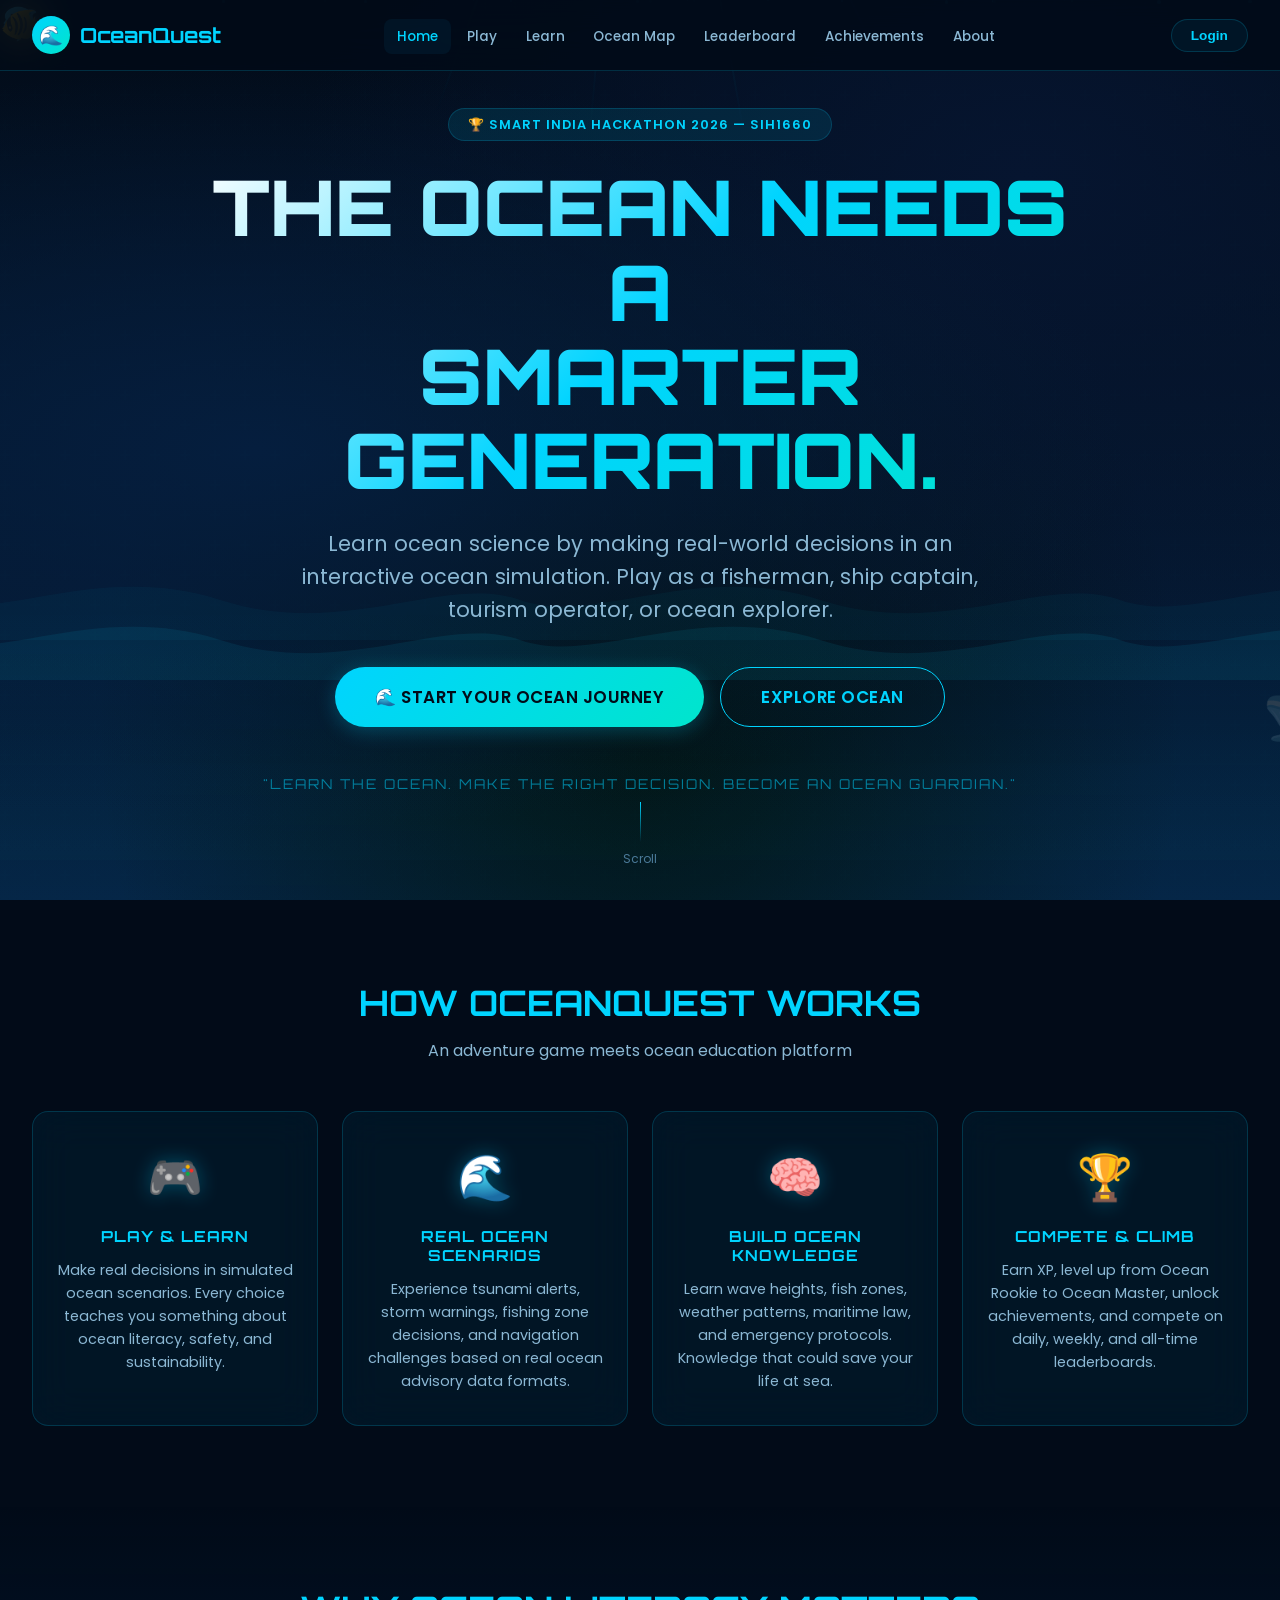
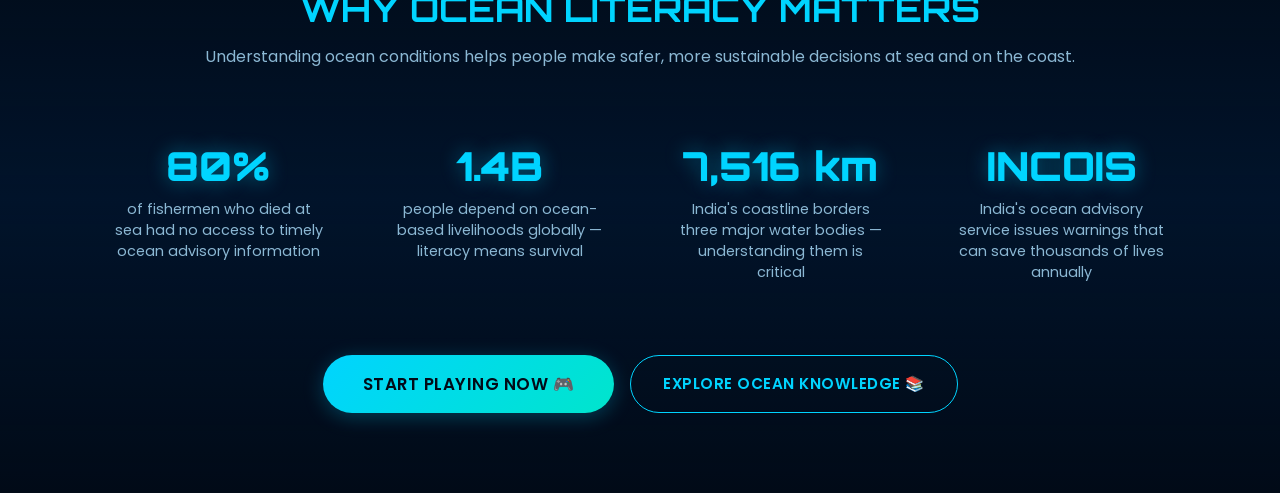
<file: webpage/index.html>
<!DOCTYPE html>
<html lang="en">

<head>
    <meta charset="UTF-8" />
    <meta name="viewport" content="width=device-width, initial-scale=1.0" />
    <title>OceanQuest — Learn the Ocean. Make the Right Decision.</title>
    <meta name="description"
        content="OceanQuest is an interactive gamified ocean literacy platform where you learn ocean science by making real-world decisions in simulated ocean scenarios. Smart India Hackathon 2026 — SIH1660." />
    <meta name="keywords"
        content="ocean literacy, gamification, ocean advisory, INCOIS, fisherman safety, marine education, SIH2026" />
    <link rel="stylesheet" href="style.css" />
    <link rel="preconnect" href="https://fonts.googleapis.com" />
    <link rel="preconnect" href="https://fonts.gstatic.com" crossorigin />
</head>

<body>

    <!-- ═══ OCEAN BACKGROUND ═══ -->
    <div class="ocean-bg"></div>

    <!-- ═══ ANIMATED BUBBLES ═══ -->
    <div class="bubbles" aria-hidden="true">
        <div class="bubble"></div>
        <div class="bubble"></div>
        <div class="bubble"></div>
        <div class="bubble"></div>
        <div class="bubble"></div>
        <div class="bubble"></div>
        <div class="bubble"></div>
        <div class="bubble"></div>
        <div class="bubble"></div>
        <div class="bubble"></div>
    </div>
    <div class="particles" id="particles" aria-hidden="true"></div>

    <!-- ═══ NAVBAR ═══ -->
    <nav id="navbar" role="navigation" aria-label="Main navigation">
        <div class="nav-inner">
            <a class="nav-logo" onclick="showPage('landing')" aria-label="OceanQuest Home">
                <div class="logo-icon" aria-hidden="true">🌊</div>
                OceanQuest
            </a>

            <ul class="nav-links" role="list">
                <li><a onclick="showPage('landing')" id="nav-home" class="active" tabindex="0">Home</a></li>
                <li><a onclick="startGameFlow()" id="nav-play" tabindex="0">Play</a></li>
                <li><a onclick="showPage('learn')" id="nav-learn" tabindex="0">Learn</a></li>
                <li><a onclick="showPage('map')" id="nav-map" tabindex="0">Ocean Map</a></li>
                <li><a onclick="showPage('leaderboard')" id="nav-lb" tabindex="0">Leaderboard</a></li>
                <li><a onclick="showPage('achievements')" id="nav-ach" tabindex="0">Achievements</a></li>
                <li><a onclick="showPage('about')" id="nav-about" tabindex="0">About</a></li>
            </ul>

            <div class="nav-actions">
                <button class="btn-nav-login" id="nav-login-btn" onclick="openAuth('login')"
                    aria-label="Login or register">Login</button>
                <button class="hamburger" id="hamburger" aria-label="Toggle mobile menu" aria-expanded="false"
                    onclick="toggleMobileMenu()">
                    <span></span><span></span><span></span>
                </button>
            </div>
        </div>

        <!-- Mobile Menu -->
        <div class="mobile-menu" id="mobile-menu" role="menu" aria-hidden="true">
            <a onclick="showPage('landing'); closeMobileMenu()" role="menuitem" tabindex="0">🏠 Home</a>
            <a onclick="startGameFlow(); closeMobileMenu()" role="menuitem" tabindex="0">🎮 Play</a>
            <a onclick="showPage('learn'); closeMobileMenu()" role="menuitem" tabindex="0">📚 Learn</a>
            <a onclick="showPage('map'); closeMobileMenu()" role="menuitem" tabindex="0">🗺 Ocean Map</a>
            <a onclick="showPage('leaderboard'); closeMobileMenu()" role="menuitem" tabindex="0">🏆 Leaderboard</a>
            <a onclick="showPage('achievements'); closeMobileMenu()" role="menuitem" tabindex="0">🎖 Achievements</a>
            <a onclick="showPage('daily'); closeMobileMenu()" role="menuitem" tabindex="0">📅 Daily Challenge</a>
            <a onclick="showPage('about'); closeMobileMenu()" role="menuitem" tabindex="0">ℹ About</a>
            <a onclick="openAuth('login'); closeMobileMenu()" role="menuitem" tabindex="0">👤 Login / Register</a>
        </div>
    </nav>

    <!-- ═══ TOAST NOTIFICATIONS ═══ -->
    <div class="toast-container" id="toast-container" aria-live="polite" aria-label="Notifications"></div>

    <!-- ═══ LEVEL UP MODAL ═══ -->
    <div class="levelup-overlay" id="levelup-overlay" role="dialog" aria-modal="true"
        aria-label="Level up notification">
        <div class="levelup-box">
            <div class="levelup-icon">🌊</div>
            <div class="levelup-title">LEVEL UP!</div>
            <div class="levelup-num" id="levelup-num">8</div>
            <div class="levelup-name" id="levelup-name">Ocean Veteran</div>
            <p class="text-muted mb-3" style="font-size:0.9rem;">You are becoming an Ocean Guardian!</p>
            <button class="btn btn-gold" onclick="closeLevelUp()">AMAZING! CONTINUE</button>
        </div>
    </div>

    <!-- ═══ TUTORIAL OVERLAY ═══ -->
    <div class="tutorial-overlay" id="tutorial-overlay" role="dialog" aria-modal="true" aria-label="Game tutorial">
        <div class="tutorial-box">
            <div class="tutorial-steps" id="tutorial-dots"></div>
            <h2 id="tutorial-title">Welcome to OceanQuest!</h2>
            <p id="tutorial-body">Learn ocean literacy through real decisions. The ocean gives you information — you
                decide what to do.</p>
            <div class="tutorial-nav">
                <button class="btn btn-glass btn-sm" id="tutorial-skip" onclick="skipTutorial()">Skip</button>
                <button class="btn btn-primary btn-sm" id="tutorial-next" onclick="nextTutorialStep()">Next →</button>
            </div>
        </div>
    </div>

    <!-- ═══ AUTH MODAL ═══ -->
    <div class="modal-overlay" id="auth-modal" role="dialog" aria-modal="true" aria-label="Login or Register">
        <div class="modal-box">
            <button class="modal-close" onclick="closeAuth()" aria-label="Close modal">✕</button>
            <div style="text-align:center;margin-bottom:1.5rem;">
                <span style="font-size:2rem;">🌊</span>
                <h2 style="font-family:var(--font-mono);font-size:1.3rem;color:var(--cyan);margin-top:0.5rem;">
                    OceanQuest</h2>
            </div>
            <div class="modal-tabs" role="tablist">
                <button class="modal-tab active" id="tab-login" role="tab" aria-selected="true"
                    onclick="switchAuthTab('login')">Login</button>
                <button class="modal-tab" id="tab-register" role="tab" aria-selected="false"
                    onclick="switchAuthTab('register')">Register</button>
            </div>

            <!-- Login Form -->
            <form id="login-form" onsubmit="handleLogin(event)" novalidate>
                <div class="form-group">
                    <label for="login-user">Username or Email</label>
                    <input type="text" id="login-user" placeholder="Enter your username or email"
                        autocomplete="username" />
                </div>
                <div class="form-group">
                    <label for="login-pass">Password</label>
                    <input type="password" id="login-pass" placeholder="Enter your password"
                        autocomplete="current-password" />
                </div>
                <div class="remember-row">
                    <label><input type="checkbox" id="remember-me" /> Remember me</label>
                    <a href="#" onclick="return false;">Forgot Password?</a>
                </div>
                <button type="submit" class="btn btn-primary w-full mb-2">LOGIN TO OCEANQUEST</button>
                <div class="auth-divider">or</div>
                <button type="button" class="btn btn-glass w-full" onclick="playAsGuest()">🌊 PLAY AS GUEST</button>
                <p style="font-size:0.75rem;color:var(--text-muted);text-align:center;margin-top:1rem;">
                    Guest users can play demo missions but leaderboard progress won't be saved.
                </p>
            </form>

            <!-- Register Form -->
            <form id="register-form" onsubmit="handleRegister(event)" style="display:none;" novalidate>
                <div class="form-group">
                    <label for="reg-name">Full Name</label>
                    <input type="text" id="reg-name" placeholder="Your full name" autocomplete="name" />
                </div>
                <div class="form-row">
                    <div class="form-group">
                        <label for="reg-user">Username</label>
                        <input type="text" id="reg-user" placeholder="Choose a username" autocomplete="username" />
                    </div>
                    <div class="form-group">
                        <label for="reg-age">Age Group</label>
                        <select id="reg-age">
                            <option value="">Select age</option>
                            <option value="under18">Under 18</option>
                            <option value="18-30">18 – 30</option>
                            <option value="31-50">31 – 50</option>
                            <option value="above50">Above 50</option>
                        </select>
                    </div>
                </div>
                <div class="form-group">
                    <label for="reg-email">Email</label>
                    <input type="email" id="reg-email" placeholder="your@email.com" autocomplete="email" />
                </div>
                <div class="form-group">
                    <label for="reg-pass">Password</label>
                    <input type="password" id="reg-pass" placeholder="Create a strong password"
                        autocomplete="new-password" />
                </div>
                <div class="form-group">
                    <label for="reg-lang">Preferred Language</label>
                    <select id="reg-lang">
                        <option value="en">English</option>
                        <option value="hi">हिन्दी (Hindi)</option>
                        <option value="ta">தமிழ் (Tamil)</option>
                        <option value="ml">മലയാളം (Malayalam)</option>
                        <option value="te">తెలుగు (Telugu)</option>
                        <option value="kn">ಕನ್ನಡ (Kannada)</option>
                    </select>
                </div>
                <button type="submit" class="btn btn-primary w-full mb-2">CREATE ACCOUNT</button>
                <div class="auth-divider">or</div>
                <button type="button" class="btn btn-glass w-full" onclick="playAsGuest()">🌊 PLAY AS GUEST</button>
            </form>
        </div>
    </div>

    <!-- ═══════════════════════════════════════════════════════
     MAIN APP
═══════════════════════════════════════════════════════ -->
    <div id="app">

        <!-- ══ PAGE: LANDING ══ -->
        <main id="page-landing" class="page active" aria-label="OceanQuest Landing Page">

            <!-- Hero Section -->
            <section class="hero" aria-labelledby="hero-heading">
                <div class="hero-bg-anim" aria-hidden="true">
                    <div class="hero-wave"></div>
                    <div class="hero-wave"></div>
                    <div class="light-rays">
                        <div class="ray"></div>
                        <div class="ray"></div>
                        <div class="ray"></div>
                        <div class="ray"></div>
                        <div class="ray"></div>
                        <div class="ray"></div>
                    </div>
                    <div class="hero-fish" aria-hidden="true">🐟</div>
                    <div class="hero-fish" aria-hidden="true">🐬</div>
                    <div class="hero-fish" aria-hidden="true">🐠</div>
                    <div class="hero-whale" aria-hidden="true">🐋</div>
                </div>

                <div class="hero-content">
                    <div class="hero-badge" role="note">
                        🏆 Smart India Hackathon 2026 — SIH1660
                    </div>

                    <h1 class="hero-title" id="hero-heading">
                        THE OCEAN NEEDS A<br>SMARTER GENERATION.
                    </h1>

                    <p class="hero-sub">
                        Learn ocean science by making real-world decisions in an interactive ocean simulation.
                        Play as a fisherman, ship captain, tourism operator, or ocean explorer.
                    </p>

                    <div class="hero-actions">
                        <button class="btn btn-primary btn-lg" id="hero-start-btn" onclick="startGameFlow()"
                            aria-label="Start your ocean journey">
                            🌊 START YOUR OCEAN JOURNEY
                        </button>
                        <button class="btn btn-secondary btn-lg" onclick="showPage('advisory')"
                            aria-label="Explore ocean knowledge">
                            EXPLORE OCEAN
                        </button>
                    </div>

                    <p class="hero-tagline">"Learn the Ocean. Make the Right Decision. Become an Ocean Guardian."</p>
                </div>

                <div class="scroll-indicator" aria-hidden="true">
                    <span></span>
                    Scroll
                </div>
            </section>

            <!-- Features Section -->
            <section class="features-section" aria-labelledby="features-heading">
                <div style="text-align:center;">
                    <h2 class="section-title" id="features-heading">HOW OCEANQUEST WORKS</h2>
                    <p class="section-sub">An adventure game meets ocean education platform</p>
                </div>
                <div class="features-grid">
                    <article class="feature-card">
                        <span class="feature-icon" aria-hidden="true">🎮</span>
                        <h3>PLAY & LEARN</h3>
                        <p>Make real decisions in simulated ocean scenarios. Every choice teaches you something about
                            ocean literacy, safety, and sustainability.</p>
                    </article>
                    <article class="feature-card">
                        <span class="feature-icon" aria-hidden="true">🌊</span>
                        <h3>REAL OCEAN SCENARIOS</h3>
                        <p>Experience tsunami alerts, storm warnings, fishing zone decisions, and navigation challenges
                            based on real ocean advisory data formats.</p>
                    </article>
                    <article class="feature-card">
                        <span class="feature-icon" aria-hidden="true">🧠</span>
                        <h3>BUILD OCEAN KNOWLEDGE</h3>
                        <p>Learn wave heights, fish zones, weather patterns, maritime law, and emergency protocols.
                            Knowledge that could save your life at sea.</p>
                    </article>
                    <article class="feature-card">
                        <span class="feature-icon" aria-hidden="true">🏆</span>
                        <h3>COMPETE & CLIMB</h3>
                        <p>Earn XP, level up from Ocean Rookie to Ocean Master, unlock achievements, and compete on
                            daily, weekly, and all-time leaderboards.</p>
                    </article>
                </div>
            </section>

            <!-- Why Section -->
            <section class="why-section" aria-labelledby="why-heading">
                <div class="why-inner">
                    <h2 class="section-title" id="why-heading">WHY OCEAN LITERACY MATTERS</h2>
                    <p class="section-sub">Understanding ocean conditions helps people make safer, more sustainable
                        decisions at sea and on the coast.</p>
                    <div class="why-grid">
                        <div class="why-item">
                            <span class="stat-num">80%</span>
                            <p>of fishermen who died at sea had no access to timely ocean advisory information</p>
                        </div>
                        <div class="why-item">
                            <span class="stat-num">1.4B</span>
                            <p>people depend on ocean-based livelihoods globally — literacy means survival</p>
                        </div>
                        <div class="why-item">
                            <span class="stat-num">7,516 km</span>
                            <p>India's coastline borders three major water bodies — understanding them is critical</p>
                        </div>
                        <div class="why-item">
                            <span class="stat-num">INCOIS</span>
                            <p>India's ocean advisory service issues warnings that can save thousands of lives annually
                            </p>
                        </div>
                    </div>

                    <div style="margin-top:3rem;display:flex;gap:1rem;justify-content:center;flex-wrap:wrap;">
                        <button class="btn btn-primary btn-lg" onclick="startGameFlow()">START PLAYING NOW 🎮</button>
                        <button class="btn btn-secondary" onclick="showPage('learn')">EXPLORE OCEAN KNOWLEDGE
                            📚</button>
                    </div>
                </div>
            </section>

        </main>

        <!-- ══ PAGE: DASHBOARD ══ -->
        <section id="page-dashboard" class="page" aria-label="Player Dashboard">
            <div class="dashboard-inner">
                <div class="welcome-bar">
                    <div class="welcome-text">
                        <h2>Welcome back, Ocean Guardian! 🌊</h2>
                        <p id="dash-role-text">You are a <strong class="text-cyan" id="dash-role">—</strong> · <span
                                id="dash-level-name">Sea Commander</span></p>
                    </div>
                    <div class="daily-streak">
                        🔥 <span id="dash-streak">5</span> Day Streak
                    </div>
                </div>

                <!-- XP Progress -->
                <div class="xp-section card">
                    <div class="xp-ring-wrap">
                        <svg class="xp-ring" width="120" height="120" viewBox="0 0 120 120"
                            aria-label="XP progress ring" role="img">
                            <defs>
                                <linearGradient id="xpGradient" x1="0%" y1="0%" x2="100%" y2="0%">
                                    <stop offset="0%" stop-color="#00d4ff" />
                                    <stop offset="100%" stop-color="#00e5cc" />
                                </linearGradient>
                            </defs>
                            <circle class="xp-ring-bg" cx="60" cy="60" r="50" />
                            <circle class="xp-ring-fill" cx="60" cy="60" r="50" style="--pct:78" />
                        </svg>
                        <div class="xp-label">
                            <span class="xp-level">LEVEL</span>
                            <span class="xp-num" id="dash-level">07</span>
                        </div>
                    </div>
                    <div class="xp-info">
                        <h3 id="xp-title">LEVEL 07 — Sea Commander</h3>
                        <div class="xp-bar-wrap">
                            <div class="xp-bar-fill" id="xp-bar" style="width:78%"></div>
                        </div>
                        <p class="xp-count"><span id="xp-current">1,560</span> / <span id="xp-max">2,000</span> XP ·
                            <span class="text-cyan" id="xp-pct">78%</span> to next level</p>
                        <div style="margin-top:1rem;display:flex;gap:0.8rem;flex-wrap:wrap;">
                            <div class="stat-card" style="padding:0.8rem;flex:1;min-width:100px;">
                                <div class="label">Points</div>
                                <div class="value" id="dash-points">4,350</div>
                            </div>
                            <div class="stat-card" style="padding:0.8rem;flex:1;min-width:100px;">
                                <div class="label">Global Rank</div>
                                <div class="value" id="dash-rank">#8</div>
                            </div>
                        </div>
                    </div>
                </div>

                <!-- Stats -->
                <div class="stats-grid">
                    <div class="stat-card">
                        <div class="label">Missions</div>
                        <div class="value" id="stat-missions">14</div>
                        <div class="sub">Completed</div>
                    </div>
                    <div class="stat-card">
                        <div class="label">Correct Decisions</div>
                        <div class="value" id="stat-correct">31</div>
                        <div class="sub">Right calls</div>
                    </div>
                    <div class="stat-card">
                        <div class="label">Ocean IQ</div>
                        <div class="value" id="stat-iq">78%</div>
                        <div class="sub">Knowledge score</div>
                    </div>
                    <div class="stat-card">
                        <div class="label">Best Streak</div>
                        <div class="value" id="stat-streak">🔥 5</div>
                        <div class="sub">In a row</div>
                    </div>
                </div>

                <!-- Mission CTA + Challenges -->
                <div class="dash-grid">
                    <div class="dash-col">
                        <div class="mission-cta card">
                            <h3>READY FOR YOUR NEXT MISSION?</h3>
                            <p>Continue your ocean journey. New scenarios, ocean conditions, and decisions await.</p>
                            <button class="btn btn-primary btn-lg w-full" onclick="showPage('game')"
                                aria-label="Continue mission">
                                CONTINUE MISSION →
                            </button>
                        </div>
                        <div class="card">
                            <h3
                                style="font-family:var(--font-mono);font-size:0.85rem;color:var(--cyan);margin-bottom:1rem;letter-spacing:1px;">
                                YOUR ROLE</h3>
                            <div style="text-align:center;padding:1rem 0;">
                                <div style="font-size:4rem;margin-bottom:0.5rem;" id="dash-role-emoji">🎣</div>
                                <div style="font-family:var(--font-mono);font-size:1.1rem;color:var(--text-primary);"
                                    id="dash-role-display">Select a Role</div>
                                <div style="font-size:0.8rem;color:var(--text-muted);margin:0.5rem 0 1rem;"
                                    id="dash-role-desc">Start with a role to personalize your missions</div>
                                <button class="btn btn-secondary btn-sm" onclick="showPage('roles')">CHANGE
                                    ROLE</button>
                            </div>
                        </div>
                    </div>
                    <div class="dash-col">
                        <div class="card">
                            <h3
                                style="font-family:var(--font-mono);font-size:0.85rem;color:var(--cyan);margin-bottom:1rem;letter-spacing:1px;">
                                CHALLENGES</h3>
                            <div class="challenge-item" onclick="showPage('daily')" role="button" tabindex="0"
                                aria-label="Daily ocean challenge">
                                <div class="challenge-icon">🌊</div>
                                <div class="challenge-info">
                                    <h4>Daily Ocean Challenge</h4>
                                    <p>A sudden high-wave warning near the coast</p>
                                </div>
                                <div class="challenge-reward">+250 XP</div>
                            </div>
                            <div class="challenge-item" onclick="showPage('game')" role="button" tabindex="0"
                                aria-label="Weekly mission pack">
                                <div class="challenge-icon">⭐</div>
                                <div class="challenge-info">
                                    <h4>Weekly Mission Pack</h4>
                                    <p>Complete 5 missions this week</p>
                                </div>
                                <div class="challenge-reward">+1,000 XP</div>
                            </div>
                            <div class="challenge-item" onclick="showPage('quiz')" role="button" tabindex="0"
                                aria-label="Weekly quiz challenge">
                                <div class="challenge-icon">🎯</div>
                                <div class="challenge-info">
                                    <h4>Ocean Knowledge Quiz</h4>
                                    <p>Score 80%+ on the expert quiz</p>
                                </div>
                                <div class="challenge-reward">+500 XP</div>
                            </div>
                        </div>
                        <div class="card">
                            <h3
                                style="font-family:var(--font-mono);font-size:0.85rem;color:var(--cyan);margin-bottom:1rem;letter-spacing:1px;">
                                RECENT ACHIEVEMENTS</h3>
                            <div id="recent-achievements"></div>
                            <button class="btn btn-glass btn-sm mt-2" style="width:100%;"
                                onclick="showPage('achievements')">VIEW ALL ACHIEVEMENTS →</button>
                        </div>
                    </div>
                </div>
            </div>
        </section>

        <!-- ══ PAGE: ROLES ══ -->
        <section id="page-roles" class="page" aria-label="Role Selection">
            <div class="roles-inner">
                <div class="page-header" style="padding-bottom:1rem;">
                    <h1>CHOOSE YOUR ROLE</h1>
                    <p>Each role gives you unique missions, scenarios, and ocean challenges. Choose the one that matches
                        your interests.</p>
                </div>

                <div class="roles-grid" id="roles-grid">
                    <!-- Roles rendered by JS -->
                </div>

                <div style="text-align:center;margin-top:2rem;">
                    <button class="btn btn-primary btn-lg" id="confirm-role-btn" onclick="confirmRole()" disabled
                        aria-label="Select chosen role">
                        SELECT ROLE & START MISSION
                    </button>
                    <p class="text-muted mt-1" style="font-size:0.85rem;">You can change your role at any time from the
                        dashboard</p>
                </div>
            </div>
        </section>

        <!-- ══ PAGE: GAME ══ -->
        <section id="page-game" class="page" aria-label="Main Game Screen">
            <!-- HUD -->
            <div class="game-hud" aria-label="Game status">
                <div class="hud-item">
                    <span class="hud-label">Level</span>
                    <span class="hud-value" id="g-level">07</span>
                </div>
                <div class="hud-item">
                    <span class="hud-label">XP</span>
                    <span class="hud-value" id="g-xp">1,560</span>
                </div>
                <div class="hud-item">
                    <span class="hud-label">Score</span>
                    <span class="hud-value gold" id="g-score">4,350</span>
                </div>
                <div class="hud-item">
                    <span class="hud-label">Streak</span>
                    <span class="hud-value orange" id="g-streak">🔥 5</span>
                </div>
                <div class="hud-item">
                    <span class="hud-label">Mission</span>
                    <span class="hud-value" id="g-mission-num">1 / 8</span>
                </div>
                <div class="hud-item">
                    <span class="hud-label">Time</span>
                    <span class="hud-value timer-val" id="g-timer">60</span>
                </div>
                <button class="btn btn-glass btn-sm" onclick="showPage('dashboard')" aria-label="Exit game">←
                    EXIT</button>
            </div>

            <div class="game-layout">
                <!-- Left sidebar: Mission progress -->
                <aside class="game-sidebar" aria-label="Mission progress">
                    <div>
                        <h3>MISSIONS</h3>
                        <div id="mission-progress-list"></div>
                    </div>
                    <div style="margin-top:auto;">
                        <h3>ROLE</h3>
                        <div style="text-align:center;font-size:2.5rem;padding:0.5rem 0;" id="sidebar-role-emoji">🎣
                        </div>
                        <div style="font-size:0.8rem;color:var(--text-secondary);text-align:center;"
                            id="sidebar-role-name">Fisherman</div>
                    </div>
                </aside>

                <!-- Main game area -->
                <main class="game-main" aria-label="Game mission">
                    <div class="mission-header" id="mission-header">
                        <div class="mission-subtitle" id="mission-subtitle">MISSION 01 — FISHING DECISION</div>
                        <h2 class="mission-title" id="mission-title">Find the Fish</h2>
                        <p class="mission-desc" id="mission-desc">Loading mission...</p>
                    </div>

                    <div class="question-box" aria-labelledby="question-heading">
                        <h3 id="question-heading" id="question-text">Loading question...</h3>
                        <div class="options-grid" id="options-container" role="group" aria-label="Answer choices"></div>
                    </div>

                    <div class="result-panel" id="result-panel" role="alert">
                        <div class="result-heading" id="result-heading">✅ CORRECT DECISION!</div>
                        <div style="display:flex;gap:0.5rem;margin-bottom:1rem;flex-wrap:wrap;">
                            <span class="points-pop positive" id="result-points">+150 pts</span>
                            <span class="points-pop positive" id="result-xp">+75 XP</span>
                        </div>
                        <div class="result-feedback" id="result-feedback">Great choice!</div>
                        <div class="result-explanation" id="result-explanation"></div>
                        <div style="margin-top:1.5rem;display:flex;gap:1rem;flex-wrap:wrap;">
                            <button class="btn btn-primary" id="next-mission-btn" onclick="nextMission()"
                                aria-label="Go to next mission">NEXT MISSION →</button>
                            <button class="btn btn-glass btn-sm" onclick="showPage('advisory')"
                                aria-label="Review ocean conditions">📊 Review Ocean Data</button>
                        </div>
                    </div>
                </main>

                <!-- Right panel: Ocean Info -->
                <aside class="game-info-panel" aria-label="Simulated ocean conditions">
                    <div class="info-panel-title">🌊 OCEAN CONDITIONS</div>
                    <p
                        style="font-size:0.7rem;color:var(--text-muted);margin-bottom:1rem;padding:0.5rem;background:rgba(255,170,0,0.08);border-radius:6px;border:1px solid rgba(255,170,0,0.2);">
                        ⚠ SIMULATED DATA — For educational purposes only
                    </p>
                    <div id="ocean-conditions-panel"></div>

                    <div style="margin-top:1.5rem;">
                        <div class="info-panel-title">⚠ ALERTS</div>
                        <div id="alerts-panel"></div>
                    </div>

                    <div style="margin-top:1.5rem;">
                        <div class="info-panel-title">📍 ZONE</div>
                        <div style="font-size:0.85rem;color:var(--text-secondary);padding:0.8rem;background:var(--glass);border-radius:var(--border-sm);"
                            id="zone-info">
                            Arabian Sea — Zone A
                        </div>
                    </div>
                </aside>
            </div>
        </section>

        <!-- ══ PAGE: OCEAN MAP ══ -->
        <section id="page-map" class="page" aria-label="Interactive Ocean Map">
            <div class="map-wrapper">
                <div class="map-canvas">
                    <svg class="map-svg" id="ocean-map-svg" viewBox="0 0 900 600"
                        aria-label="Interactive ocean map of Indian Ocean region" role="img">
                        <!-- Ocean background -->
                        <defs>
                            <radialGradient id="oceanGrad" cx="50%" cy="50%" r="60%">
                                <stop offset="0%" stop-color="#062040" />
                                <stop offset="100%" stop-color="#020b18" />
                            </radialGradient>
                            <filter id="glow">
                                <feGaussianBlur stdDeviation="3" result="coloredBlur" />
                                <feMerge>
                                    <feMergeNode in="coloredBlur" />
                                    <feMergeNode in="SourceGraphic" />
                                </feMerge>
                            </filter>
                        </defs>

                        <!-- Ocean fill -->
                        <rect width="900" height="600" fill="url(#oceanGrad)" />

                        <!-- Grid lines (latitude/longitude style) -->
                        <g stroke="rgba(0,212,255,0.05)" stroke-width="1">
                            <line x1="0" y1="100" x2="900" y2="100" />
                            <line x1="0" y1="200" x2="900" y2="200" />
                            <line x1="0" y1="300" x2="900" y2="300" />
                            <line x1="0" y1="400" x2="900" y2="400" />
                            <line x1="0" y1="500" x2="900" y2="500" />
                            <line x1="100" y1="0" x2="100" y2="600" />
                            <line x1="200" y1="0" x2="200" y2="600" />
                            <line x1="300" y1="0" x2="300" y2="600" />
                            <line x1="400" y1="0" x2="400" y2="600" />
                            <line x1="500" y1="0" x2="500" y2="600" />
                            <line x1="600" y1="0" x2="600" y2="600" />
                            <line x1="700" y1="0" x2="700" y2="600" />
                            <line x1="800" y1="0" x2="800" y2="600" />
                        </g>

                        <!-- Indian subcontinent (simplified) -->
                        <g id="india-landmass">
                            <path
                                d="M280,60 L400,50 L480,70 L520,90 L530,130 L520,170 L500,200 L490,240 L470,280 L450,320 L430,370 L410,410 L390,440 L370,460 L350,470 L330,465 L310,450 L295,420 L285,390 L280,350 L270,310 L260,270 L255,230 L255,190 L260,150 L265,110 L270,80 Z"
                                fill="#0a2a1a" stroke="rgba(0,212,255,0.3)" stroke-width="1.5" />
                            <!-- Western Ghats -->
                            <path d="M260,270 L270,320 L275,370 L280,410 L285,430" stroke="rgba(0,150,50,0.3)"
                                stroke-width="3" fill="none" />
                            <!-- Labels -->
                            <text x="350" y="200" fill="rgba(255,255,255,0.5)" font-size="14"
                                font-family="Orbitron,monospace" text-anchor="middle">INDIA</text>
                            <text x="295" y="380" fill="rgba(0,212,255,0.6)" font-size="8"
                                text-anchor="middle">Kerala</text>
                            <text x="460" y="390" fill="rgba(0,212,255,0.6)" font-size="8" text-anchor="middle">Tamil
                                Nadu</text>
                            <text x="240" y="130" fill="rgba(0,212,255,0.6)" font-size="8"
                                text-anchor="middle">Mumbai</text>
                            <!-- Mumbai dot -->
                            <circle cx="245" cy="140" r="4" fill="rgba(0,212,255,0.6)" />
                        </g>

                        <!-- Sri Lanka -->
                        <path d="M400,480 L420,475 L430,490 L425,510 L410,515 L398,505 Z" fill="#0a2a1a"
                            stroke="rgba(0,212,255,0.3)" stroke-width="1" />
                        <text x="414" y="500" fill="rgba(255,255,255,0.4)" font-size="7" text-anchor="middle">Sri
                            Lanka</text>

                        <!-- Region labels -->
                        <text x="150" y="300" fill="rgba(0,180,255,0.4)" font-size="13" font-family="Orbitron,monospace"
                            text-anchor="middle" transform="rotate(-15,150,300)">ARABIAN SEA</text>
                        <text x="620" y="300" fill="rgba(0,180,255,0.4)" font-size="12" font-family="Orbitron,monospace"
                            text-anchor="middle">BAY OF BENGAL</text>
                        <text x="400" y="570" fill="rgba(0,180,255,0.3)" font-size="12" font-family="Orbitron,monospace"
                            text-anchor="middle">INDIAN OCEAN</text>

                        <!-- Zone markers — rendered by JS -->
                        <g id="map-markers"></g>

                        <!-- Wave animation overlay -->
                        <g opacity="0.15">
                            <path d="M0,580 Q225,570 450,580 Q675,590 900,580 L900,600 L0,600 Z"
                                fill="rgba(0,212,255,0.3)">
                                <animateTransform attributeName="transform" type="translate" values="0 0; -225 0; 0 0"
                                    dur="8s" repeatCount="indefinite" />
                            </path>
                        </g>
                    </svg>
                </div>

                <aside class="map-info" aria-label="Zone information panel">
                    <h2>🗺 OCEAN ZONES</h2>
                    <div class="zone-legend">
                        <div class="legend-item">
                            <div class="legend-dot safe"></div> Safe Zone
                        </div>
                        <div class="legend-item">
                            <div class="legend-dot caution"></div> Caution Zone
                        </div>
                        <div class="legend-item">
                            <div class="legend-dot danger"></div> Danger / Alert Zone
                        </div>
                        <div class="legend-item">
                            <div class="legend-dot fish"></div> Fish Potential Zone
                        </div>
                    </div>
                    <p style="font-size:0.8rem;color:var(--text-muted);margin-bottom:1rem;">Click a zone marker on the
                        map to see detailed conditions.</p>

                    <div class="map-zone-card" id="map-zone-card">
                        <div class="map-zone-name" id="mz-name">—</div>
                        <div id="mz-safety" class="mb-2"></div>
                        <div id="mz-conditions"></div>
                        <div id="mz-alerts" style="margin:1rem 0;"></div>
                        <button class="btn btn-primary btn-sm w-full" onclick="useZoneInGame()" id="mz-use-btn">USE THIS
                            ZONE IN MISSION</button>
                    </div>
                    <div id="map-zone-default">
                        <div style="text-align:center;padding:2rem;color:var(--text-muted);">
                            <div style="font-size:3rem;margin-bottom:0.5rem;">🗺</div>
                            <p style="font-size:0.85rem;">Select a zone on the map to view detailed ocean conditions</p>
                        </div>
                    </div>

                    <div
                        style="margin-top:2rem;padding:1rem;background:rgba(255,170,0,0.06);border:1px solid rgba(255,170,0,0.2);border-radius:var(--border-sm);">
                        <p style="font-size:0.75rem;color:var(--warning);">⚠ SIMULATED DATA — This prototype uses demo
                            ocean conditions. For real-time advisories, visit incois.gov.in</p>
                    </div>
                </aside>
            </div>
        </section>

        <!-- ══ PAGE: LEADERBOARD ══ -->
        <section id="page-leaderboard" class="page" aria-label="Leaderboard">
            <div class="lb-inner">
                <div class="page-header">
                    <h1>LEADERBOARD</h1>
                    <p>Compete with ocean guardians from across India</p>
                </div>

                <!-- Podium -->
                <div class="podium" id="podium" aria-label="Top 3 players"></div>

                <!-- Tabs -->
                <div class="lb-tabs" role="tablist" aria-label="Leaderboard time period">
                    <button class="lb-tab active" id="lb-tab-daily" onclick="setLbTab('daily')" role="tab"
                        aria-selected="true">Daily</button>
                    <button class="lb-tab" id="lb-tab-weekly" onclick="setLbTab('weekly')" role="tab"
                        aria-selected="false">Weekly</button>
                    <button class="lb-tab" id="lb-tab-monthly" onclick="setLbTab('monthly')" role="tab"
                        aria-selected="false">Monthly</button>
                    <button class="lb-tab" id="lb-tab-all" onclick="setLbTab('all')" role="tab"
                        aria-selected="false">All Time</button>
                </div>

                <div style="overflow-x:auto;">
                    <table class="lb-table" id="lb-table" aria-label="Leaderboard rankings">
                        <thead>
                            <tr>
                                <th>Rank</th>
                                <th>Player</th>
                                <th>Role</th>
                                <th>Points</th>
                                <th>Level</th>
                                <th>Streak</th>
                            </tr>
                        </thead>
                        <tbody id="lb-body"></tbody>
                    </table>
                </div>

                <div
                    style="margin-top:2rem;padding:1.5rem;background:rgba(0,212,255,0.06);border:1px solid rgba(0,212,255,0.2);border-radius:var(--border-radius);display:flex;align-items:center;justify-content:space-between;flex-wrap:wrap;gap:1rem;">
                    <div>
                        <div style="font-size:0.75rem;color:var(--text-muted);">YOUR RANK</div>
                        <div style="font-family:var(--font-mono);font-size:1.5rem;color:var(--cyan);">#8</div>
                    </div>
                    <div>
                        <div style="font-size:0.75rem;color:var(--text-muted);">YOUR POINTS</div>
                        <div style="font-family:var(--font-mono);font-size:1.5rem;color:var(--gold);">4,350</div>
                    </div>
                    <div>
                        <div style="font-size:0.75rem;color:var(--text-muted);">POINTS TO NEXT RANK</div>
                        <div style="font-family:var(--font-mono);font-size:1.5rem;color:var(--success);">+300 pts</div>
                    </div>
                    <button class="btn btn-primary" onclick="showPage('game')">PLAY TO CLIMB! 🚀</button>
                </div>
            </div>
        </section>

        <!-- ══ PAGE: LEARN ══ -->
        <section id="page-learn" class="page" aria-label="Ocean Learning Center">
            <div class="learn-inner">
                <div class="page-header">
                    <h1>OCEAN KNOWLEDGE</h1>
                    <p>Learn about ocean science, safety, marine life, and sustainability through interactive modules
                    </p>
                </div>

                <div class="learn-cats" role="group" aria-label="Category filter">
                    <button class="cat-pill active" onclick="filterLessons('all')" id="cat-all">All Topics</button>
                    <button class="cat-pill" onclick="filterLessons('Ocean Basics')" id="cat-basics">🌊 Ocean
                        Basics</button>
                    <button class="cat-pill" onclick="filterLessons('Marine Life')" id="cat-life">🐟 Marine
                        Life</button>
                    <button class="cat-pill" onclick="filterLessons('Ocean & Weather')" id="cat-weather">🌦 Ocean &
                        Weather</button>
                    <button class="cat-pill" onclick="filterLessons('Extreme Events')" id="cat-extreme">🌪 Extreme
                        Events</button>
                    <button class="cat-pill" onclick="filterLessons('Sustainable Fishing')" id="cat-fishing">🎣
                        Sustainable Fishing</button>
                    <button class="cat-pill" onclick="filterLessons('Maritime Safety')" id="cat-safety">🚢 Maritime
                        Safety</button>
                    <button class="cat-pill" onclick="filterLessons('Ocean Conservation')" id="cat-conservation">🌱
                        Conservation</button>
                    <button class="cat-pill" onclick="filterLessons('Climate & Ocean')" id="cat-climate">🌡
                        Climate</button>
                </div>

                <div class="lessons-grid" id="lessons-grid"></div>
            </div>
        </section>

        <!-- ══ PAGE: QUIZ ══ -->
        <section id="page-quiz" class="page" aria-label="Ocean Knowledge Quiz">
            <div class="quiz-inner">
                <div class="page-header">
                    <h1>OCEAN IQ QUIZ</h1>
                    <p>Test your ocean knowledge. Get instant feedback and earn XP for every correct answer.</p>
                </div>

                <div id="quiz-setup">
                    <p style="text-align:center;color:var(--text-secondary);margin-bottom:1.5rem;">Select difficulty
                        level:</p>
                    <div class="quiz-diff-select" role="group" aria-label="Quiz difficulty">
                        <button class="diff-btn" data-diff="easy" id="qd-easy" onclick="selectDifficulty('easy')">🟢
                            EASY</button>
                        <button class="diff-btn" data-diff="medium" id="qd-medium"
                            onclick="selectDifficulty('medium')">🟡 MEDIUM</button>
                        <button class="diff-btn" data-diff="hard" id="qd-hard" onclick="selectDifficulty('hard')">🔴
                            HARD</button>
                    </div>
                    <div style="text-align:center;margin-top:2rem;">
                        <button class="btn btn-primary btn-lg" id="start-quiz-btn" onclick="startQuiz()" disabled
                            aria-label="Start quiz">
                            START QUIZ 🎯
                        </button>
                    </div>
                </div>

                <div id="quiz-game" style="display:none;">
                    <div class="quiz-timer" id="quiz-timer" aria-live="polite" aria-label="Time remaining">30s</div>
                    <div class="quiz-progress-bar" role="progressbar" aria-label="Quiz progress">
                        <div class="quiz-prog-fill" id="quiz-prog"></div>
                    </div>
                    <div class="quiz-q-box show" id="quiz-q-box">
                        <div class="quiz-q-num" id="quiz-q-num">QUESTION 1 OF 5</div>
                        <div class="quiz-question" id="quiz-q-text">Loading...</div>
                        <div class="quiz-options" id="quiz-options" role="group" aria-label="Answer options"></div>
                        <div class="quiz-explanation" id="quiz-explanation"></div>
                        <div style="margin-top:1.5rem;text-align:right;display:none;" id="quiz-next-wrap">
                            <button class="btn btn-primary btn-sm" onclick="nextQuizQuestion()"
                                aria-label="Next question">Next Question →</button>
                        </div>
                    </div>
                </div>

                <div class="quiz-result" id="quiz-result" aria-live="polite">
                    <div class="ocean-iq-circle" id="iq-circle" style="--score-pct:82">
                        <div class="ocean-iq-num" id="iq-score">82%</div>
                    </div>
                    <div class="quiz-grade" id="quiz-grade">OCEAN GUARDIAN</div>
                    <div class="quiz-msg" id="quiz-msg">Excellent! You are becoming an Ocean Guardian.</div>
                    <div style="margin-top:2rem;display:flex;gap:1rem;justify-content:center;flex-wrap:wrap;">
                        <button class="btn btn-primary" onclick="restartQuiz()" aria-label="Take another quiz">TRY
                            AGAIN</button>
                        <button class="btn btn-secondary" onclick="showPage('leaderboard')"
                            aria-label="View leaderboard">VIEW LEADERBOARD</button>
                    </div>
                </div>
            </div>
        </section>

        <!-- ══ PAGE: ACHIEVEMENTS ══ -->
        <section id="page-achievements" class="page" aria-label="Achievements">
            <div class="ach-inner">
                <div class="page-header">
                    <h1>ACHIEVEMENTS</h1>
                    <p>Unlock badges by completing missions, making correct decisions, and building ocean knowledge</p>
                </div>
                <div style="display:flex;gap:1rem;margin-bottom:2rem;flex-wrap:wrap;">
                    <div class="stat-card" style="flex:1;min-width:120px;">
                        <div class="label">Unlocked</div>
                        <div class="value text-gold" id="ach-unlocked-count">4</div>
                    </div>
                    <div class="stat-card" style="flex:1;min-width:120px;">
                        <div class="label">Total</div>
                        <div class="value">12</div>
                    </div>
                    <div class="stat-card" style="flex:1;min-width:120px;">
                        <div class="label">XP Earned</div>
                        <div class="value text-cyan" id="ach-xp-total">350</div>
                    </div>
                </div>
                <div class="ach-grid" id="ach-grid"></div>
            </div>
        </section>

        <!-- ══ PAGE: EMERGENCY SIMULATOR ══ -->
        <section id="page-emergency" class="page" aria-label="Emergency Simulator">
            <div class="emg-inner">
                <div class="page-header">
                    <h1>EMERGENCY SIMULATOR</h1>
                    <p>Practice rapid response to ocean emergencies. React fast — every second counts!</p>
                </div>

                <div class="emg-select" role="group" aria-label="Choose emergency type">
                    <button class="emg-btn" id="emg-tsunami" onclick="loadEmergency('tsunami')">🌊 Tsunami</button>
                    <button class="emg-btn" id="emg-cyclone" onclick="loadEmergency('cyclone')">🌪 Cyclone</button>
                    <button class="emg-btn" id="emg-highwave" onclick="loadEmergency('highwave')">🌊 High Waves</button>
                    <button class="emg-btn" id="emg-mayday" onclick="loadEmergency('mayday')">🚨 MAYDAY</button>
                    <button class="emg-btn" id="emg-fog" onclick="loadEmergency('fog')">🌫 Poor Visibility</button>
                </div>

                <div id="emg-scenarios"></div>

                <div id="emg-placeholder" style="text-align:center;padding:3rem;color:var(--text-muted);">
                    <div style="font-size:4rem;margin-bottom:1rem;">🚨</div>
                    <p>Select an emergency type above to begin the simulation</p>
                    <p style="font-size:0.8rem;margin-top:0.5rem;color:var(--text-muted);">Can you make the right
                        decision in time?</p>
                </div>
            </div>
        </section>

        <!-- ══ PAGE: DAILY CHALLENGE ══ -->
        <section id="page-daily" class="page" aria-label="Daily Challenge">
            <div class="daily-inner">
                <div class="daily-banner">
                    <div class="day-num">📅 TODAY'S CHALLENGE — Day 15</div>
                    <h2>🌊 DAILY OCEAN CHALLENGE</h2>
                    <p>A sudden high-wave warning has appeared near the southern coast. Make the correct safety
                        decision.</p>
                </div>

                <div style="text-align:center;margin-bottom:2rem;">
                    <p style="color:var(--text-muted);font-size:0.85rem;margin-bottom:1rem;">Next challenge resets in:
                    </p>
                    <div class="countdown-timer" aria-label="Countdown to next challenge">
                        <div class="countdown-block"><span class="countdown-num" id="cd-hours">08</span><span
                                class="countdown-label">Hours</span></div>
                        <div class="countdown-block"><span class="countdown-num" id="cd-mins">34</span><span
                                class="countdown-label">Minutes</span></div>
                        <div class="countdown-block"><span class="countdown-num" id="cd-secs">52</span><span
                                class="countdown-label">Seconds</span></div>
                    </div>
                </div>

                <div class="daily-reward-row" aria-label="Challenge rewards">
                    <div class="reward-chip xp">⚡ +250 XP</div>
                    <div class="reward-chip pts">🏆 +100 Ocean Points</div>
                    <div class="reward-chip streak">🔥 +1 Streak Day</div>
                </div>

                <!-- Daily mission (reuses game mission structure) -->
                <div class="card" style="margin-bottom:1.5rem;">
                    <div class="mission-subtitle">TODAY'S SCENARIO</div>
                    <div class="mission-title"
                        style="font-family:var(--font-mono);font-size:1.3rem;color:var(--text-primary);margin:0.5rem 0;">
                        Rising Waves Alert</div>
                    <p class="mission-desc">You are 30km offshore when the ocean advisory system issues a HIGH WAVE
                        WARNING. Wave heights are currently 2.5m and rising rapidly. Wind speed: 40 km/h.</p>
                    <div
                        style="margin-top:1rem;padding:1rem;background:rgba(255,170,0,0.08);border:1px solid rgba(255,170,0,0.2);border-radius:var(--border-sm);">
                        <div
                            style="font-size:0.75rem;color:var(--text-muted);margin-bottom:0.8rem;text-transform:uppercase;letter-spacing:1px;">
                            Current Conditions</div>
                        <div style="display:grid;grid-template-columns:repeat(auto-fill,minmax(150px,1fr));gap:0.8rem;">
                            <div class="ocean-data-item"><span class="od-label">🌊 Wave Height</span><span
                                    class="od-value warning">2.5 m ↑</span></div>
                            <div class="ocean-data-item"><span class="od-label">💨 Wind Speed</span><span
                                    class="od-value warning">40 km/h</span></div>
                            <div class="ocean-data-item"><span class="od-label">⚠ Alert</span><span
                                    class="od-value danger">HIGH WAVE</span></div>
                            <div class="ocean-data-item"><span class="od-label">🌡 Sea Temp</span><span
                                    class="od-value">27.8°C</span></div>
                        </div>
                    </div>
                </div>

                <div class="card">
                    <h3 style="font-size:1rem;font-weight:600;color:var(--text-primary);margin-bottom:1.2rem;">What is
                        the correct action?</h3>
                    <div id="daily-options" class="options-grid"></div>
                    <div id="daily-result" class="result-panel mt-2"></div>
                </div>
            </div>
        </section>

        <!-- ══ PAGE: OCEAN ADVISORY ══ -->
        <section id="page-advisory" class="page" aria-label="Simulated Ocean Advisory Dashboard">
            <div class="advisory-inner">
                <div class="page-header">
                    <h1>OCEAN ADVISORY DASHBOARD</h1>
                    <p>Simulated ocean conditions for educational purposes</p>
                </div>
                <div class="advisory-banner" role="note">
                    ⚠ SIMULATED ADVISORY DATA — This prototype demonstrates the format of ocean advisory information.
                    For real-time official ocean data, visit <strong>incois.gov.in</strong>
                </div>

                <h3 style="font-family:var(--font-mono);font-size:1rem;color:var(--cyan);margin-bottom:1.5rem;">CURRENT
                    CONDITIONS — Arabian Sea Zone A</h3>
                <div class="advisory-grid" id="advisory-grid">
                    <!-- Rendered by JS -->
                </div>

                <h3 style="font-family:var(--font-mono);font-size:1rem;color:var(--cyan);margin:2rem 0 1rem;">ACTIVE
                    ALERTS</h3>
                <div class="alert-grid" id="alert-grid">
                    <!-- Rendered by JS -->
                </div>

                <h3 style="font-family:var(--font-mono);font-size:1rem;color:var(--cyan);margin:2rem 0 1rem;">REGIONAL
                    ZONE SUMMARY</h3>
                <div style="overflow-x:auto;">
                    <table class="lb-table" aria-label="Regional zone conditions summary">
                        <thead>
                            <tr>
                                <th>Zone</th>
                                <th>Wave Height</th>
                                <th>Wind</th>
                                <th>Fish Zone</th>
                                <th>Safety</th>
                                <th>Alerts</th>
                            </tr>
                        </thead>
                        <tbody id="zone-summary-table"></tbody>
                    </table>
                </div>
            </div>
        </section>

        <!-- ══ PAGE: PROFILE ══ -->
        <section id="page-profile" class="page" aria-label="Player Profile">
            <div class="profile-inner">
                <div class="page-header">
                    <h1>MY PROFILE</h1>
                    <p>Your ocean guardian journey so far</p>
                </div>

                <div class="profile-header">
                    <div class="profile-avatar" aria-hidden="true">🌊</div>
                    <div class="profile-info">
                        <h2 id="prof-name">OceanGuardian</h2>
                        <p id="prof-username">@ocean_hero</p>
                        <div class="profile-tags">
                            <span class="profile-tag" id="prof-role-tag">🎣 Fisherman</span>
                            <span class="profile-tag" id="prof-level-tag">⭐ Level 7</span>
                            <span class="profile-tag" id="prof-iq-tag">🧠 Ocean IQ: 78%</span>
                            <span class="profile-tag" id="prof-rank-tag">🏆 Rank #8</span>
                        </div>
                    </div>
                    <button class="btn btn-glass btn-sm" onclick="openAuth('login')" style="margin-left:auto;">Edit
                        Profile</button>
                </div>

                <div class="profile-stats-grid">
                    <div class="stat-card">
                        <div class="label">Total Points</div>
                        <div class="value" id="prof-points">4,350</div>
                    </div>
                    <div class="stat-card">
                        <div class="label">Total XP</div>
                        <div class="value" id="prof-xp">1,560</div>
                    </div>
                    <div class="stat-card">
                        <div class="label">Missions Done</div>
                        <div class="value" id="prof-missions">14</div>
                    </div>
                    <div class="stat-card">
                        <div class="label">Best Streak</div>
                        <div class="value" id="prof-streak">🔥 5</div>
                    </div>
                    <div class="stat-card">
                        <div class="label">Ocean IQ</div>
                        <div class="value" id="prof-iq">78%</div>
                    </div>
                    <div class="stat-card">
                        <div class="label">Global Rank</div>
                        <div class="value" id="prof-rank">#8</div>
                    </div>
                </div>

                <div class="mission-history">
                    <h3>Mission History</h3>
                    <div id="mission-history-list"></div>
                </div>
            </div>
        </section>

        <!-- ══ PAGE: ABOUT ══ -->
        <section id="page-about" class="page" aria-label="About OceanQuest">
            <div class="about-inner">
                <div class="page-header">
                    <h1>ABOUT OCEANQUEST</h1>
                    <p>Smart India Hackathon 2026 — Problem Statement SIH1660</p>
                </div>

                <div class="about-card">
                    <div class="sih-badge">🏆 Smart India Hackathon 2026 — SIH1660</div>
                    <h2>Interactive Gamified Approach to Ocean Literacy</h2>
                    <p>OceanQuest is a browser-based ocean literacy gamification platform developed in response to the
                        Smart India Hackathon 2026 problem statement SIH1660. The platform aims to educate students,
                        fishermen, coastal communities, tourists, and maritime professionals about ocean safety,
                        sustainable practices, and emergency response.</p>
                    <p>The application enables users to select roles such as fisherman, ship captain, and tourism
                        operator, use simulated ocean information to make decisions, and learn through the consequences
                        of those decisions — earning points for correct choices and receiving educational explanations
                        for incorrect ones.</p>
                </div>

                <div class="about-card">
                    <h2>Organization</h2>
                    <p><strong class="text-cyan">Host Organization:</strong> Ministry of Earth Sciences / INCOIS (Indian
                        National Centre for Ocean Information Services)</p>
                    <p>INCOIS provides ocean information and advisory services to society, industry, government
                        agencies, and the scientific community. OceanQuest's architecture is designed to allow seamless
                        integration with real INCOIS APIs and ocean data once available.</p>
                </div>

                <div class="about-card">
                    <h2>Technology Stack</h2>
                    <div class="tech-stack">
                        <span class="tech-chip">HTML5</span>
                        <span class="tech-chip">CSS3</span>
                        <span class="tech-chip">Vanilla JavaScript</span>
                        <span class="tech-chip">SVG Maps</span>
                        <span class="tech-chip">CSS Animations</span>
                        <span class="tech-chip">Glassmorphism UI</span>
                        <span class="tech-chip">Responsive Design</span>
                        <span class="tech-chip">Simulated Ocean API</span>
                    </div>
                    <p style="margin-top:1rem;font-size:0.85rem;color:var(--text-muted);">Backend-ready architecture:
                        Python/Flask + SQLite (prototype) → PostgreSQL (production). Modular design allows INCOIS API
                        integration and admin-managed content updates post-hackathon.</p>
                </div>

                <div class="about-card">
                    <h2>Game Flow</h2>
                    <div style="display:flex;flex-wrap:wrap;gap:0.5rem;align-items:center;">
                        <span class="tech-chip text-cyan">Landing</span> → <span class="tech-chip">Login/Guest</span> →
                        <span class="tech-chip">Dashboard</span> → <span class="tech-chip">Choose Role</span> → <span
                            class="tech-chip">Tutorial</span> → <span class="tech-chip">Mission</span> → <span
                            class="tech-chip">Ocean Data</span> → <span class="tech-chip">Decision</span> → <span
                            class="tech-chip">Evaluation</span> → <span class="tech-chip text-gold">XP + Points</span> →
                        <span class="tech-chip">Learning</span> → <span class="tech-chip">Next Mission</span> → <span
                            class="tech-chip">Level Up</span> → <span class="tech-chip text-cyan">Leaderboard</span>
                    </div>
                </div>

                <div style="text-align:center;margin-top:2rem;">
                    <button class="btn btn-primary btn-lg" onclick="startGameFlow()">BEGIN YOUR OCEAN JOURNEY
                        🌊</button>
                </div>
            </div>
        </section>

    </div> <!-- #app -->

    <script src="game-data.js"></script>
    <script src="app.js"></script>
</body>

</html>
</file>
<file: webpage/style.css>
/* ============================================================
   OCEANQUEST — DEEP OCEAN THEME CSS
   Smart India Hackathon 2026 — SIH1660
   ============================================================ */

@import url('https://fonts.googleapis.com/css2?family=Poppins:wght@300;400;500;600;700;800;900&family=Inter:wght@300;400;500;600;700&family=Orbitron:wght@400;500;700;900&display=swap');
@import url('https://fonts.googleapis.com/icon?family=Material+Icons');

/* ── RESET & ROOT ── */
*, *::before, *::after { margin: 0; padding: 0; box-sizing: border-box; }

:root {
  --ocean-deep:    #020b18;
  --ocean-dark:    #041428;
  --ocean-mid:     #062040;
  --ocean-blue:    #0a3a6e;
  --ocean-bright:  #0d5aad;
  --cyan:          #00d4ff;
  --cyan-dim:      #00a8cc;
  --cyan-glow:     rgba(0,212,255,0.25);
  --teal:          #00e5cc;
  --aqua:          #00ffea;
  --gold:          #ffd700;
  --gold-dim:      #c9a800;
  --orange:        #ff7b00;
  --danger:        #ff3366;
  --warning:       #ffaa00;
  --success:       #00e676;
  --glass:         rgba(0,180,255,0.06);
  --glass-border:  rgba(0,212,255,0.18);
  --glass-hover:   rgba(0,212,255,0.12);
  --text-primary:  #e8f4ff;
  --text-secondary:#8bb8d4;
  --text-muted:    #4a7a99;
  --shadow-cyan:   0 0 30px rgba(0,212,255,0.25);
  --shadow-deep:   0 8px 40px rgba(0,0,0,0.7);
  --border-radius: 16px;
  --border-sm:     8px;
  --transition:    all 0.3s cubic-bezier(0.4,0,0.2,1);
  --font-primary:  'Poppins', sans-serif;
  --font-mono:     'Orbitron', sans-serif;
}

html { scroll-behavior: smooth; overflow-x: hidden; }

body {
  font-family: var(--font-primary);
  background: var(--ocean-deep);
  color: var(--text-primary);
  min-height: 100vh;
  overflow-x: hidden;
  position: relative;
}

/* ── SCROLLBAR ── */
::-webkit-scrollbar { width: 6px; }
::-webkit-scrollbar-track { background: var(--ocean-deep); }
::-webkit-scrollbar-thumb { background: var(--ocean-blue); border-radius: 3px; }
::-webkit-scrollbar-thumb:hover { background: var(--cyan-dim); }

/* ── ANIMATED OCEAN BACKGROUND ── */
.ocean-bg {
  position: fixed; top: 0; left: 0; width: 100%; height: 100%;
  background: radial-gradient(ellipse at 20% 50%, #051e3e 0%, transparent 60%),
              radial-gradient(ellipse at 80% 20%, #061530 0%, transparent 50%),
              radial-gradient(ellipse at 50% 80%, #03100f 0%, transparent 60%),
              linear-gradient(180deg, #020b18 0%, #041428 40%, #062040 100%);
  z-index: 0; pointer-events: none;
}

.ocean-bg::after {
  content: '';
  position: absolute; inset: 0;
  background: url("data:image/svg+xml,%3Csvg width='60' height='60' viewBox='0 0 60 60' xmlns='http://www.w3.org/2000/svg'%3E%3Cg fill='none' fill-rule='evenodd'%3E%3Cg fill='%2300d4ff' fill-opacity='0.015'%3E%3Cpath d='M36 34v-4h-2v4h-4v2h4v4h2v-4h4v-2h-4zm0-30V0h-2v4h-4v2h4v4h2V6h4V4h-4zM6 34v-4H4v4H0v2h4v4h2v-4h4v-2H6zM6 4V0H4v4H0v2h4v4h2V6h4V4H6z'/%3E%3C/g%3E%3C/g%3E%3C/svg%3E");
  opacity: 0.4;
}

/* ── BUBBLES ── */
.bubbles { position: fixed; inset: 0; pointer-events: none; z-index: 1; overflow: hidden; }
.bubble {
  position: absolute; bottom: -50px;
  background: radial-gradient(circle at 30% 30%, rgba(0,212,255,0.3), rgba(0,212,255,0.05));
  border: 1px solid rgba(0,212,255,0.2);
  border-radius: 50%;
  animation: bubble-rise linear infinite;
}
.bubble:nth-child(1)  { width:8px; height:8px; left:5%;   animation-duration:12s; animation-delay:0s; }
.bubble:nth-child(2)  { width:14px;height:14px;left:12%;  animation-duration:15s; animation-delay:2s; }
.bubble:nth-child(3)  { width:6px; height:6px; left:22%;  animation-duration:10s; animation-delay:4s; }
.bubble:nth-child(4)  { width:10px;height:10px;left:35%;  animation-duration:14s; animation-delay:1s; }
.bubble:nth-child(5)  { width:20px;height:20px;left:48%;  animation-duration:18s; animation-delay:3s; }
.bubble:nth-child(6)  { width:7px; height:7px; left:60%;  animation-duration:11s; animation-delay:6s; }
.bubble:nth-child(7)  { width:12px;height:12px;left:72%;  animation-duration:16s; animation-delay:0.5s; }
.bubble:nth-child(8)  { width:5px; height:5px; left:84%;  animation-duration:9s;  animation-delay:5s; }
.bubble:nth-child(9)  { width:16px;height:16px;left:90%;  animation-duration:13s; animation-delay:2.5s; }
.bubble:nth-child(10) { width:9px; height:9px; left:28%;  animation-duration:17s; animation-delay:7s; }

@keyframes bubble-rise {
  0%   { transform: translateY(0) translateX(0); opacity:0; }
  10%  { opacity:1; }
  90%  { opacity:0.6; }
  100% { transform: translateY(-105vh) translateX(20px); opacity:0; }
}

/* ── PARTICLES ── */
.particles { position: fixed; inset: 0; pointer-events: none; z-index: 1; }
.particle {
  position: absolute;
  width: 2px; height: 2px;
  background: rgba(0,212,255,0.4);
  border-radius: 50%;
  animation: particle-drift linear infinite;
}
@keyframes particle-drift {
  0%   { transform: translateY(100vh) translateX(0); opacity:0; }
  10%  { opacity:0.8; }
  90%  { opacity:0.4; }
  100% { transform: translateY(-10vh) translateX(60px); opacity:0; }
}

/* ── APP WRAPPER ── */
#app { position: relative; z-index: 10; min-height: 100vh; }

/* ── PAGES ── */
.page { display: none; min-height: 100vh; animation: fadeInPage 0.5s ease; }
.page.active { display: block; }
@keyframes fadeInPage {
  from { opacity:0; transform:translateY(20px); }
  to   { opacity:1; transform:translateY(0); }
}

/* ── NAVBAR ── */
#navbar {
  position: fixed; top: 0; left: 0; right: 0; z-index: 1000;
  padding: 0 2rem;
  background: rgba(2,11,24,0.85);
  backdrop-filter: blur(20px);
  border-bottom: 1px solid var(--glass-border);
  transition: var(--transition);
}
.nav-inner {
  max-width: 1400px; margin: 0 auto;
  display: flex; align-items: center; justify-content: space-between;
  height: 70px;
}
.nav-logo {
  display: flex; align-items: center; gap: 10px;
  font-family: var(--font-mono); font-size: 1.3rem; font-weight: 700;
  color: var(--cyan); text-decoration: none; cursor: pointer;
  transition: var(--transition);
}
.nav-logo:hover { text-shadow: 0 0 20px var(--cyan); }
.logo-icon {
  width: 38px; height: 38px;
  background: linear-gradient(135deg, var(--cyan), var(--teal));
  border-radius: 50%; display: flex; align-items: center; justify-content: center;
  font-size: 1.2rem; flex-shrink: 0;
}
.nav-links {
  display: flex; align-items: center; gap: 0.2rem;
  list-style: none;
}
.nav-links a {
  padding: 0.5rem 0.8rem;
  color: var(--text-secondary); text-decoration: none;
  font-size: 0.85rem; font-weight: 500;
  border-radius: var(--border-sm);
  transition: var(--transition); cursor: pointer;
}
.nav-links a:hover, .nav-links a.active {
  color: var(--cyan); background: var(--glass);
}
.nav-actions { display: flex; align-items: center; gap: 0.8rem; }
.btn-nav-login {
  padding: 0.5rem 1.2rem; border: 1px solid var(--glass-border);
  background: var(--glass); color: var(--cyan);
  border-radius: 20px; font-size: 0.85rem; font-weight: 600;
  cursor: pointer; transition: var(--transition);
}
.btn-nav-login:hover {
  background: var(--cyan); color: var(--ocean-deep);
  box-shadow: var(--shadow-cyan);
}
.hamburger {
  display: none; flex-direction: column; gap: 5px;
  cursor: pointer; padding: 5px;
}
.hamburger span {
  display: block; width: 24px; height: 2px;
  background: var(--cyan); border-radius: 2px;
  transition: var(--transition);
}
.mobile-menu {
  display: none; position: absolute; top: 70px; left: 0; right: 0;
  background: rgba(2,11,24,0.97); backdrop-filter: blur(20px);
  border-bottom: 1px solid var(--glass-border);
  padding: 1rem; z-index: 999;
}
.mobile-menu.open { display: block; }
.mobile-menu a {
  display: block; padding: 0.8rem 1rem;
  color: var(--text-secondary); text-decoration: none;
  border-radius: var(--border-sm); margin-bottom: 0.2rem;
  transition: var(--transition); cursor: pointer;
}
.mobile-menu a:hover { color: var(--cyan); background: var(--glass); }

/* ── BUTTONS ── */
.btn {
  display: inline-flex; align-items: center; justify-content: center; gap: 8px;
  padding: 0.8rem 2rem; border: none; border-radius: 30px;
  font-family: var(--font-primary); font-weight: 600; font-size: 0.95rem;
  cursor: pointer; transition: var(--transition); text-decoration: none;
  letter-spacing: 0.5px; white-space: nowrap;
}
.btn-primary {
  background: linear-gradient(135deg, var(--cyan), var(--teal));
  color: var(--ocean-deep); box-shadow: 0 4px 20px var(--cyan-glow);
}
.btn-primary:hover {
  transform: translateY(-2px); box-shadow: 0 8px 30px rgba(0,212,255,0.4);
}
.btn-secondary {
  background: transparent; border: 1.5px solid var(--cyan);
  color: var(--cyan);
}
.btn-secondary:hover {
  background: var(--cyan-glow); transform: translateY(-2px);
}
.btn-glass {
  background: var(--glass); border: 1px solid var(--glass-border);
  color: var(--text-primary); backdrop-filter: blur(10px);
}
.btn-glass:hover { background: var(--glass-hover); border-color: var(--cyan); }
.btn-danger {
  background: linear-gradient(135deg, #ff3366, #cc0033);
  color: white; box-shadow: 0 4px 20px rgba(255,51,102,0.3);
}
.btn-success {
  background: linear-gradient(135deg, #00e676, #00b248);
  color: var(--ocean-deep); box-shadow: 0 4px 20px rgba(0,230,118,0.3);
}
.btn-gold {
  background: linear-gradient(135deg, var(--gold), #e6a800);
  color: var(--ocean-deep); box-shadow: 0 4px 20px rgba(255,215,0,0.3);
}
.btn-lg { padding: 1rem 2.5rem; font-size: 1.05rem; }
.btn-sm { padding: 0.5rem 1.2rem; font-size: 0.8rem; }
.btn:disabled { opacity: 0.5; cursor: not-allowed; transform: none !important; }

/* ── GLASS CARDS ── */
.card {
  background: var(--glass);
  border: 1px solid var(--glass-border);
  border-radius: var(--border-radius);
  backdrop-filter: blur(20px);
  transition: var(--transition);
  padding: 1.5rem;
}
.card:hover {
  border-color: rgba(0,212,255,0.35);
  box-shadow: 0 4px 30px rgba(0,212,255,0.1);
  transform: translateY(-2px);
}
.card-glow {
  background: var(--glass);
  border: 1px solid var(--glass-border);
  border-radius: var(--border-radius);
  backdrop-filter: blur(20px);
  box-shadow: var(--shadow-cyan);
}

/* ── STATUS BADGES ── */
.status-badge {
  display: inline-flex; align-items: center; gap: 5px;
  padding: 0.3rem 0.8rem; border-radius: 20px;
  font-size: 0.75rem; font-weight: 700; letter-spacing: 0.5px;
}
.status-safe   { background: rgba(0,230,118,0.15); color: var(--success); border: 1px solid rgba(0,230,118,0.3); }
.status-caution{ background: rgba(255,170,0,0.15);  color: var(--warning); border: 1px solid rgba(255,170,0,0.3); }
.status-warning{ background: rgba(255,123,0,0.15);  color: var(--orange);  border: 1px solid rgba(255,123,0,0.3); }
.status-danger { background: rgba(255,51,102,0.15); color: var(--danger);  border: 1px solid rgba(255,51,102,0.3); }

/* ── PAGE HEADER ── */
.page-header {
  text-align: center; padding: 6rem 2rem 3rem;
}
.page-header h1 {
  font-family: var(--font-mono); font-size: clamp(2rem,5vw,3.5rem);
  font-weight: 700; color: var(--cyan);
  text-shadow: 0 0 40px rgba(0,212,255,0.4);
  margin-bottom: 1rem;
}
.page-header p {
  font-size: 1.1rem; color: var(--text-secondary);
  max-width: 600px; margin: 0 auto;
}

/* ── SECTION TITLE ── */
.section-title {
  font-family: var(--font-mono); font-size: clamp(1.5rem,3vw,2.2rem);
  font-weight: 700; color: var(--cyan); margin-bottom: 0.8rem;
}
.section-sub {
  color: var(--text-secondary); font-size: 1rem; margin-bottom: 2.5rem;
}

/* ══════════════════════════════════════
   LANDING PAGE
══════════════════════════════════════ */
#page-landing { padding-top: 0; }

/* Hero */
.hero {
  min-height: 100vh;
  display: flex; flex-direction: column; align-items: center; justify-content: center;
  position: relative; overflow: hidden; padding: 0 2rem;
  text-align: center;
}
.hero-bg-anim {
  position: absolute; inset: 0; z-index: 0; overflow: hidden;
}
.hero-wave {
  position: absolute; bottom: 0; width: 200%; height: 300px;
  background: linear-gradient(180deg, transparent 0%, rgba(0,212,255,0.04) 100%);
  animation: wave-sweep 8s ease-in-out infinite alternate;
}
.hero-wave:nth-child(2) {
  bottom: 40px; opacity: 0.5; animation-duration: 12s; animation-delay: -4s;
  background: linear-gradient(180deg, transparent 0%, rgba(0,229,204,0.03) 100%);
}
.hero-wave::before {
  content: '';
  position: absolute; top: 0; left: -50%; right: -50%; height: 80px;
  background: url("data:image/svg+xml,%3Csvg xmlns='http://www.w3.org/2000/svg' viewBox='0 0 1200 120' preserveAspectRatio='none'%3E%3Cpath d='M0,60 C150,100 350,0 600,60 C850,120 1050,20 1200,60 L1200,120 L0,120 Z' fill='rgba(0,212,255,0.08)'/%3E%3C/svg%3E") repeat-x;
  background-size: 600px 80px;
  animation: wave-run 6s linear infinite;
}
@keyframes wave-sweep { from{transform:translateX(0)} to{transform:translateX(-25%)} }
@keyframes wave-run { from{background-position:0 0} to{background-position:600px 0} }

.light-rays {
  position: absolute; top: -50%; left: 50%; transform: translateX(-50%);
  width: 600px; height: 600px; pointer-events: none;
}
.ray {
  position: absolute; top: 0; left: 50%;
  width: 2px; height: 100%;
  background: linear-gradient(180deg, rgba(0,212,255,0.3), transparent);
  transform-origin: top center;
  animation: ray-sway 6s ease-in-out infinite alternate;
}
.ray:nth-child(1)  { transform: rotate(-40deg); animation-delay: 0s; }
.ray:nth-child(2)  { transform: rotate(-25deg); animation-delay: 0.5s; opacity: 0.6; }
.ray:nth-child(3)  { transform: rotate(-10deg); animation-delay: 1s; }
.ray:nth-child(4)  { transform: rotate(5deg);   animation-delay: 0.3s; opacity: 0.7; }
.ray:nth-child(5)  { transform: rotate(20deg);  animation-delay: 0.8s; }
.ray:nth-child(6)  { transform: rotate(35deg);  animation-delay: 0.2s; opacity: 0.5; }
@keyframes ray-sway { from{opacity:0.3} to{opacity:0.7} }

/* Hero fish animations */
.hero-fish {
  position: absolute; pointer-events: none; z-index: 1;
  font-size: 2rem; animation: fish-swim linear infinite;
}
.hero-fish:nth-child(1) { top: 30%; animation-duration: 20s; animation-delay: 0s; }
.hero-fish:nth-child(2) { top: 55%; animation-duration: 25s; animation-delay: -8s; font-size: 1.5rem; }
.hero-fish:nth-child(3) { top: 75%; animation-duration: 18s; animation-delay: -5s; font-size: 1rem; }
@keyframes fish-swim {
  from { transform: translateX(-100px) scaleX(-1); opacity: 0; }
  10%  { opacity: 1; }
  90%  { opacity: 1; }
  to   { transform: translateX(calc(100vw + 100px)) scaleX(-1); opacity: 0; }
}

/* Whale */
.hero-whale {
  position: absolute; bottom: 15%; right: -80px; font-size: 5rem;
  opacity: 0.15; animation: whale-bob 8s ease-in-out infinite;
  pointer-events: none;
}
@keyframes whale-bob {
  0%,100% { transform: translateY(0) rotate(-5deg); }
  50%      { transform: translateY(-20px) rotate(0deg); }
}

.hero-content { position: relative; z-index: 5; max-width: 900px; }
.hero-badge {
  display: inline-flex; align-items: center; gap: 8px;
  background: rgba(0,212,255,0.1); border: 1px solid var(--glass-border);
  padding: 0.4rem 1.2rem; border-radius: 20px;
  font-size: 0.8rem; font-weight: 600; color: var(--cyan);
  letter-spacing: 1px; text-transform: uppercase;
  margin-bottom: 1.5rem;
  animation: pulse-glow 3s ease-in-out infinite;
}
@keyframes pulse-glow {
  0%,100% { box-shadow: 0 0 10px var(--cyan-glow); }
  50%      { box-shadow: 0 0 25px rgba(0,212,255,0.4); }
}

.hero-title {
  font-family: var(--font-mono);
  font-size: clamp(2.2rem, 6vw, 5rem);
  font-weight: 900; line-height: 1.1;
  margin-bottom: 1.5rem;
  background: linear-gradient(135deg, #ffffff 0%, var(--cyan) 50%, var(--teal) 100%);
  -webkit-background-clip: text; -webkit-text-fill-color: transparent;
  background-clip: text;
  text-shadow: none;
}
.hero-sub {
  font-size: clamp(1rem, 2.5vw, 1.3rem);
  color: var(--text-secondary); margin-bottom: 2.5rem;
  line-height: 1.6; max-width: 700px; margin-left: auto; margin-right: auto;
}
.hero-actions {
  display: flex; gap: 1rem; justify-content: center;
  flex-wrap: wrap; margin-bottom: 3rem;
}
.hero-tagline {
  font-family: var(--font-mono); font-size: 0.85rem;
  color: var(--cyan-dim); letter-spacing: 2px;
  text-transform: uppercase; opacity: 0.7;
}

/* Scroll indicator */
.scroll-indicator {
  position: absolute; bottom: 2rem; left: 50%;
  transform: translateX(-50%); z-index: 5;
  display: flex; flex-direction: column; align-items: center; gap: 8px;
  animation: bounce-down 2s ease-in-out infinite;
  color: var(--text-muted); font-size: 0.75rem;
}
.scroll-indicator span { width: 1px; height: 40px; background: linear-gradient(180deg, var(--cyan), transparent); display: block; }
@keyframes bounce-down { 0%,100%{transform:translateX(-50%) translateY(0)} 50%{transform:translateX(-50%) translateY(8px)} }

/* Feature cards section */
.features-section {
  padding: 5rem 2rem;
  max-width: 1300px; margin: 0 auto;
}
.features-grid {
  display: grid;
  grid-template-columns: repeat(auto-fit, minmax(260px, 1fr));
  gap: 1.5rem; margin-top: 3rem;
}
.feature-card {
  padding: 2rem 1.5rem;
  text-align: center;
  background: var(--glass);
  border: 1px solid var(--glass-border);
  border-radius: var(--border-radius);
  backdrop-filter: blur(20px);
  transition: var(--transition);
  cursor: default;
}
.feature-card:hover {
  border-color: var(--cyan);
  box-shadow: 0 0 30px rgba(0,212,255,0.15);
  transform: translateY(-6px);
}
.feature-icon {
  font-size: 2.8rem; margin-bottom: 1rem;
  display: block;
  filter: drop-shadow(0 0 10px rgba(0,212,255,0.3));
}
.feature-card h3 {
  font-family: var(--font-mono); font-size: 0.95rem;
  font-weight: 700; color: var(--cyan);
  letter-spacing: 1px; margin-bottom: 0.8rem;
}
.feature-card p { font-size: 0.9rem; color: var(--text-secondary); line-height: 1.6; }

/* Why section */
.why-section {
  padding: 5rem 2rem;
  background: linear-gradient(180deg, transparent, rgba(0,33,71,0.4), transparent);
}
.why-inner { max-width: 1100px; margin: 0 auto; text-align: center; }
.why-grid { display: grid; grid-template-columns: repeat(auto-fit, minmax(200px, 1fr)); gap: 1.5rem; margin-top: 3rem; }
.why-item { text-align: center; padding: 1.5rem; }
.why-item .stat-num {
  font-family: var(--font-mono); font-size: 2.5rem;
  font-weight: 900; color: var(--cyan);
  display: block; margin-bottom: 0.5rem;
  text-shadow: 0 0 20px rgba(0,212,255,0.4);
}
.why-item p { font-size: 0.9rem; color: var(--text-secondary); }

/* ══════════════════════════════════════
   AUTH MODAL
══════════════════════════════════════ */
.modal-overlay {
  position: fixed; inset: 0; z-index: 2000;
  background: rgba(0,0,0,0.8); backdrop-filter: blur(10px);
  display: flex; align-items: center; justify-content: center;
  padding: 1rem;
  opacity: 0; pointer-events: none; transition: opacity 0.3s ease;
}
.modal-overlay.open { opacity: 1; pointer-events: all; }
.modal-box {
  background: linear-gradient(135deg, rgba(4,20,40,0.97), rgba(2,11,24,0.97));
  border: 1px solid var(--glass-border);
  border-radius: 20px; backdrop-filter: blur(20px);
  width: 100%; max-width: 480px; padding: 2.5rem;
  position: relative;
  box-shadow: 0 20px 60px rgba(0,0,0,0.8), 0 0 40px rgba(0,212,255,0.1);
  animation: modal-in 0.4s cubic-bezier(0.34,1.56,0.64,1);
}
@keyframes modal-in {
  from { transform: scale(0.85) translateY(20px); opacity:0; }
  to   { transform: scale(1) translateY(0); opacity:1; }
}
.modal-close {
  position: absolute; top: 1rem; right: 1rem;
  background: var(--glass); border: 1px solid var(--glass-border);
  color: var(--text-secondary); border-radius: 50%;
  width: 32px; height: 32px; cursor: pointer;
  display: flex; align-items: center; justify-content: center;
  transition: var(--transition); font-size: 1.2rem;
}
.modal-close:hover { color: var(--cyan); border-color: var(--cyan); }
.modal-tabs {
  display: flex; gap: 0; margin-bottom: 2rem;
  background: var(--glass); border-radius: 10px; padding: 4px;
}
.modal-tab {
  flex: 1; padding: 0.6rem; border-radius: 7px;
  border: none; background: transparent; color: var(--text-secondary);
  font-family: var(--font-primary); font-weight: 600; font-size: 0.85rem;
  cursor: pointer; transition: var(--transition);
}
.modal-tab.active { background: var(--ocean-blue); color: var(--cyan); }
.form-group { margin-bottom: 1.2rem; }
.form-group label {
  display: block; margin-bottom: 0.4rem;
  font-size: 0.8rem; font-weight: 600; color: var(--text-secondary);
  text-transform: uppercase; letter-spacing: 0.5px;
}
.form-group input, .form-group select {
  width: 100%; padding: 0.8rem 1rem;
  background: rgba(0,33,71,0.5); border: 1px solid var(--glass-border);
  border-radius: 10px; color: var(--text-primary);
  font-family: var(--font-primary); font-size: 0.95rem;
  transition: var(--transition); outline: none;
}
.form-group input:focus, .form-group select:focus {
  border-color: var(--cyan); box-shadow: 0 0 0 3px var(--cyan-glow);
}
.form-group input::placeholder { color: var(--text-muted); }
.form-group select option { background: var(--ocean-dark); }
.form-row { display: grid; grid-template-columns: 1fr 1fr; gap: 1rem; }
.remember-row {
  display: flex; align-items: center; justify-content: space-between;
  margin-bottom: 1.5rem; font-size: 0.85rem; color: var(--text-secondary);
}
.remember-row label { display: flex; align-items: center; gap: 6px; cursor: pointer; }
.remember-row a { color: var(--cyan); text-decoration: none; }
.auth-divider {
  text-align: center; margin: 1.2rem 0; position: relative;
  color: var(--text-muted); font-size: 0.8rem;
}
.auth-divider::before, .auth-divider::after {
  content: ''; position: absolute; top: 50%; width: 42%;
  height: 1px; background: var(--glass-border);
}
.auth-divider::before { left: 0; }
.auth-divider::after  { right: 0; }

/* ══════════════════════════════════════
   DASHBOARD
══════════════════════════════════════ */
#page-dashboard { padding-top: 80px; }
.dashboard-inner { max-width: 1300px; margin: 0 auto; padding: 2rem; }
.welcome-bar {
  display: flex; align-items: center; justify-content: space-between;
  margin-bottom: 2rem; flex-wrap: wrap; gap: 1rem;
}
.welcome-text h2 {
  font-family: var(--font-mono); font-size: 1.6rem; color: var(--cyan);
}
.welcome-text p { color: var(--text-secondary); font-size: 0.9rem; margin-top: 0.3rem; }
.daily-streak {
  display: flex; align-items: center; gap: 10px;
  background: rgba(255,123,0,0.1); border: 1px solid rgba(255,123,0,0.3);
  padding: 0.6rem 1.2rem; border-radius: 20px;
  font-weight: 700; color: var(--orange);
}

/* Stats grid */
.stats-grid {
  display: grid;
  grid-template-columns: repeat(auto-fit, minmax(160px, 1fr));
  gap: 1rem; margin-bottom: 2rem;
}
.stat-card {
  background: var(--glass); border: 1px solid var(--glass-border);
  border-radius: var(--border-radius); padding: 1.2rem;
  text-align: center; transition: var(--transition);
}
.stat-card:hover { border-color: var(--cyan); transform: translateY(-3px); }
.stat-card .label {
  font-size: 0.7rem; font-weight: 600; text-transform: uppercase;
  letter-spacing: 1px; color: var(--text-muted); margin-bottom: 0.5rem;
}
.stat-card .value {
  font-family: var(--font-mono); font-size: 1.8rem; font-weight: 700;
  color: var(--cyan);
}
.stat-card .sub { font-size: 0.75rem; color: var(--text-secondary); margin-top: 0.2rem; }

/* XP Ring */
.xp-section {
  display: grid; grid-template-columns: auto 1fr; gap: 2rem;
  align-items: center;
  background: var(--glass); border: 1px solid var(--glass-border);
  border-radius: var(--border-radius); padding: 1.5rem;
  margin-bottom: 2rem;
}
.xp-ring-wrap {
  position: relative; width: 120px; height: 120px; flex-shrink: 0;
}
.xp-ring {
  transform: rotate(-90deg);
}
.xp-ring-bg { fill: none; stroke: rgba(0,212,255,0.1); stroke-width: 8; }
.xp-ring-fill {
  fill: none;
  stroke: url(#xpGradient);
  stroke-width: 8;
  stroke-linecap: round;
  stroke-dasharray: 314;
  stroke-dashoffset: calc(314 - (314 * var(--pct)) / 100);
  transition: stroke-dashoffset 1s ease;
  filter: drop-shadow(0 0 6px rgba(0,212,255,0.6));
}
.xp-label {
  position: absolute; inset: 0;
  display: flex; flex-direction: column;
  align-items: center; justify-content: center;
}
.xp-level {
  font-family: var(--font-mono); font-size: 0.6rem;
  color: var(--text-muted); letter-spacing: 1px; text-transform: uppercase;
}
.xp-num {
  font-family: var(--font-mono); font-size: 1.5rem; font-weight: 800; color: var(--cyan);
}
.xp-info h3 { font-family: var(--font-mono); font-size: 1rem; color: var(--cyan); margin-bottom: 0.5rem; }
.xp-bar-wrap { background: rgba(0,212,255,0.1); border-radius: 10px; height: 8px; overflow: hidden; margin: 0.8rem 0; }
.xp-bar-fill {
  height: 100%;
  background: linear-gradient(90deg, var(--cyan), var(--teal));
  border-radius: 10px;
  transition: width 1.2s ease;
  box-shadow: 0 0 10px rgba(0,212,255,0.4);
}
.xp-count { font-size: 0.85rem; color: var(--text-secondary); }

/* Dashboard layout */
.dash-grid { display: grid; grid-template-columns: 1fr 1fr; gap: 1.5rem; }
.dash-col { display: flex; flex-direction: column; gap: 1.5rem; }

.mission-cta {
  text-align: center; padding: 2rem;
  background: linear-gradient(135deg, rgba(0,33,71,0.8), rgba(0,90,173,0.3));
  border: 1px solid var(--glass-border); border-radius: var(--border-radius);
}
.mission-cta h3 { font-family: var(--font-mono); font-size: 1.1rem; color: var(--cyan); margin-bottom: 0.5rem; }
.mission-cta p { font-size: 0.85rem; color: var(--text-secondary); margin-bottom: 1.5rem; }

/* Challenges */
.challenge-item {
  display: flex; align-items: center; gap: 1rem; padding: 1rem;
  background: var(--glass); border: 1px solid var(--glass-border);
  border-radius: var(--border-sm); margin-bottom: 0.8rem;
  cursor: pointer; transition: var(--transition);
}
.challenge-item:hover { border-color: var(--cyan); transform: translateX(4px); }
.challenge-icon { font-size: 2rem; }
.challenge-info { flex: 1; }
.challenge-info h4 { font-size: 0.9rem; font-weight: 600; color: var(--text-primary); }
.challenge-info p { font-size: 0.8rem; color: var(--text-secondary); }
.challenge-reward {
  font-family: var(--font-mono); font-size: 0.8rem; color: var(--gold);
  font-weight: 700;
}

/* ══════════════════════════════════════
   ROLE SELECTION
══════════════════════════════════════ */
#page-roles { padding-top: 80px; }
.roles-inner { max-width: 1300px; margin: 0 auto; padding: 2rem; }
.roles-grid {
  display: grid; grid-template-columns: repeat(auto-fit, minmax(280px, 1fr));
  gap: 1.5rem; margin-top: 2rem;
}
.role-card {
  background: var(--glass); border: 1px solid var(--glass-border);
  border-radius: 20px; overflow: hidden;
  cursor: pointer; transition: var(--transition);
  position: relative;
}
.role-card:hover {
  border-color: var(--cyan);
  box-shadow: 0 0 40px rgba(0,212,255,0.15);
  transform: translateY(-8px);
}
.role-card.selected {
  border-color: var(--cyan);
  box-shadow: 0 0 50px rgba(0,212,255,0.25);
  background: rgba(0,212,255,0.08);
}
.role-banner {
  height: 160px; position: relative;
  display: flex; align-items: center; justify-content: center;
  font-size: 5rem;
  overflow: hidden;
}
.role-banner::before {
  content: ''; position: absolute; inset: 0;
  background: linear-gradient(180deg, transparent, rgba(2,11,24,0.8));
}
.role-card[data-role="Fisherman"] .role-banner   { background: linear-gradient(135deg, #0a3a6e, #00539b); }
.role-card[data-role="Ship Captain"] .role-banner { background: linear-gradient(135deg, #1a2a5e, #0d4a8e); }
.role-card[data-role="Tourism Operator"] .role-banner { background: linear-gradient(135deg, #0a5a6e, #007a7a); }
.role-card[data-role="Ocean Explorer"] .role-banner { background: linear-gradient(135deg, #0a3a2e, #006040); }
.role-body { padding: 1.5rem; }
.role-name {
  font-family: var(--font-mono); font-size: 1.1rem;
  font-weight: 700; color: var(--cyan); margin-bottom: 0.5rem;
}
.role-desc { font-size: 0.85rem; color: var(--text-secondary); line-height: 1.6; margin-bottom: 1.2rem; }
.role-stats { display: flex; flex-direction: column; gap: 0.5rem; margin-bottom: 1.2rem; }
.role-stat-row { display: flex; align-items: center; gap: 0.8rem; }
.role-stat-label { font-size: 0.75rem; color: var(--text-muted); width: 130px; flex-shrink: 0; }
.role-stat-bar { flex: 1; height: 5px; background: rgba(0,212,255,0.1); border-radius: 3px; overflow: hidden; }
.role-stat-fill { height: 100%; background: linear-gradient(90deg, var(--cyan), var(--teal)); border-radius: 3px; }
.difficulty-tag {
  display: inline-block; padding: 0.2rem 0.7rem;
  border-radius: 20px; font-size: 0.7rem; font-weight: 700;
  letter-spacing: 0.5px;
}
.diff-easy   { background: rgba(0,230,118,0.15); color: var(--success); }
.diff-medium { background: rgba(255,170,0,0.15);  color: var(--warning); }
.diff-hard   { background: rgba(255,51,102,0.15); color: var(--danger); }
.role-selected-badge {
  position: absolute; top: 1rem; right: 1rem;
  background: var(--cyan); color: var(--ocean-deep);
  border-radius: 50%; width: 30px; height: 30px;
  display: flex; align-items: center; justify-content: center;
  font-size: 1rem; opacity: 0; transition: var(--transition);
}
.role-card.selected .role-selected-badge { opacity: 1; }

/* ══════════════════════════════════════
   GAME SCREEN
══════════════════════════════════════ */
#page-game { padding-top: 70px; min-height: 100vh; }
.game-hud {
  background: rgba(2,11,24,0.9); backdrop-filter: blur(20px);
  border-bottom: 1px solid var(--glass-border);
  padding: 0.8rem 2rem;
  display: flex; align-items: center; justify-content: space-between;
  flex-wrap: wrap; gap: 1rem;
}
.hud-item {
  display: flex; flex-direction: column; align-items: center;
  gap: 2px;
}
.hud-label { font-size: 0.6rem; color: var(--text-muted); text-transform: uppercase; letter-spacing: 1px; }
.hud-value { font-family: var(--font-mono); font-size: 1.1rem; font-weight: 700; color: var(--cyan); }
.hud-value.gold { color: var(--gold); }
.hud-value.orange { color: var(--orange); }
.timer-ring { position: relative; }
.timer-val { color: var(--warning); font-size: 1.3rem; }

.game-layout {
  display: grid;
  grid-template-columns: 220px 1fr 280px;
  gap: 0; min-height: calc(100vh - 140px);
}
.game-sidebar {
  background: rgba(2,11,24,0.6); border-right: 1px solid var(--glass-border);
  padding: 1.5rem 1rem; display: flex; flex-direction: column; gap: 1rem;
}
.game-sidebar h3 { font-size: 0.7rem; color: var(--text-muted); text-transform: uppercase; letter-spacing: 1px; margin-bottom: 0.5rem; }
.mission-progress-item {
  display: flex; align-items: center; gap: 0.6rem; padding: 0.5rem;
  border-radius: var(--border-sm); font-size: 0.8rem;
  cursor: pointer; transition: var(--transition); color: var(--text-muted);
}
.mission-progress-item.completed { color: var(--success); }
.mission-progress-item.current { color: var(--cyan); background: var(--glass); }
.mission-progress-item .m-icon { width: 24px; height: 24px; border-radius: 50%; border: 2px solid currentColor; display: flex; align-items: center; justify-content: center; font-size: 0.7rem; flex-shrink: 0; }

.game-main { padding: 2rem; display: flex; flex-direction: column; gap: 1.5rem; }
.mission-header {
  background: var(--glass); border: 1px solid var(--glass-border);
  border-radius: var(--border-radius); padding: 1.5rem;
}
.mission-subtitle {
  font-family: var(--font-mono); font-size: 0.7rem;
  color: var(--cyan-dim); letter-spacing: 2px;
  text-transform: uppercase; margin-bottom: 0.5rem;
}
.mission-title {
  font-family: var(--font-mono); font-size: 1.5rem;
  font-weight: 700; color: var(--text-primary); margin-bottom: 0.8rem;
}
.mission-desc { font-size: 0.9rem; color: var(--text-secondary); line-height: 1.6; }

.question-box {
  background: rgba(0,33,71,0.6); border: 1px solid rgba(0,212,255,0.2);
  border-radius: var(--border-radius); padding: 1.5rem;
}
.question-box h3 {
  font-size: 1.05rem; font-weight: 600; color: var(--text-primary);
  margin-bottom: 1.2rem; line-height: 1.5;
}
.options-grid { display: flex; flex-direction: column; gap: 0.8rem; }
.option-btn {
  display: flex; align-items: flex-start; gap: 1rem; padding: 1rem 1.2rem;
  background: var(--glass); border: 1.5px solid var(--glass-border);
  border-radius: 10px; cursor: pointer;
  transition: var(--transition); text-align: left;
  font-family: var(--font-primary); font-size: 0.9rem; color: var(--text-primary);
  width: 100%;
}
.option-btn:hover:not(:disabled) {
  border-color: var(--cyan); background: rgba(0,212,255,0.08);
  transform: translateX(4px);
}
.option-btn:disabled { cursor: default; }
.option-btn.correct { border-color: var(--success); background: rgba(0,230,118,0.1); }
.option-btn.wrong   { border-color: var(--danger);  background: rgba(255,51,102,0.1); }
.option-letter {
  width: 28px; height: 28px; border-radius: 50%; background: var(--ocean-blue);
  border: 1px solid var(--glass-border); display: flex; align-items: center;
  justify-content: center; font-family: var(--font-mono); font-weight: 700;
  font-size: 0.8rem; color: var(--cyan); flex-shrink: 0;
}

/* Result panel */
.result-panel {
  border-radius: var(--border-radius); padding: 1.5rem;
  border: 1px solid; animation: result-appear 0.5s cubic-bezier(0.34,1.56,0.64,1);
  display: none;
}
.result-panel.show { display: block; }
.result-panel.correct { border-color: var(--success); background: rgba(0,230,118,0.08); }
.result-panel.wrong   { border-color: var(--danger);  background: rgba(255,51,102,0.08); }
@keyframes result-appear {
  from { transform: scale(0.9) translateY(10px); opacity: 0; }
  to   { transform: scale(1) translateY(0); opacity: 1; }
}
.result-heading {
  font-family: var(--font-mono); font-size: 1.2rem; font-weight: 700;
  margin-bottom: 0.5rem;
}
.result-panel.correct .result-heading { color: var(--success); }
.result-panel.wrong   .result-heading { color: var(--danger); }
.result-feedback { font-size: 0.9rem; color: var(--text-secondary); line-height: 1.6; margin-bottom: 1rem; }
.result-explanation {
  background: rgba(0,212,255,0.06); border-left: 3px solid var(--cyan);
  padding: 1rem; border-radius: 0 var(--border-sm) var(--border-sm) 0;
  font-size: 0.85rem; color: var(--text-secondary); line-height: 1.6;
}
.points-pop {
  display: inline-flex; align-items: center; gap: 0.5rem;
  font-family: var(--font-mono); font-weight: 800; font-size: 1.1rem;
  padding: 0.3rem 0.8rem; border-radius: 20px;
  margin-right: 0.5rem;
}
.points-pop.positive { color: var(--success); background: rgba(0,230,118,0.1); }
.points-pop.negative { color: var(--danger); background: rgba(255,51,102,0.1); }

/* Game info panel (right sidebar) */
.game-info-panel {
  background: rgba(2,11,24,0.6); border-left: 1px solid var(--glass-border);
  padding: 1.5rem 1rem;
  overflow-y: auto;
}
.info-panel-title {
  font-family: var(--font-mono); font-size: 0.7rem;
  color: var(--cyan-dim); letter-spacing: 2px;
  text-transform: uppercase; margin-bottom: 1rem;
  display: flex; align-items: center; gap: 6px;
}
.info-panel-title::after {
  content: ''; flex: 1; height: 1px; background: var(--glass-border);
}
.ocean-data-item {
  display: flex; align-items: center; justify-content: space-between;
  padding: 0.7rem 0.8rem; border-radius: var(--border-sm);
  margin-bottom: 0.5rem; background: var(--glass);
  border: 1px solid var(--glass-border);
}
.od-label { font-size: 0.78rem; color: var(--text-secondary); display: flex; align-items: center; gap: 6px; }
.od-value { font-family: var(--font-mono); font-size: 0.85rem; color: var(--cyan); font-weight: 600; }
.od-value.danger { color: var(--danger); }
.od-value.warning { color: var(--warning); }
.od-value.success { color: var(--success); }

/* ══════════════════════════════════════
   OCEAN MAP
══════════════════════════════════════ */
#page-map { padding-top: 70px; }
.map-wrapper {
  display: grid; grid-template-columns: 1fr 300px;
  min-height: calc(100vh - 70px);
}
.map-canvas {
  position: relative; background: linear-gradient(180deg, #020e22, #041830);
  overflow: hidden;
}
.map-svg {
  width: 100%; height: 100%;
  min-height: calc(100vh - 70px);
}
.map-info {
  background: rgba(2,11,24,0.95); border-left: 1px solid var(--glass-border);
  padding: 1.5rem; overflow-y: auto;
}
.map-info h2 { font-family: var(--font-mono); font-size: 1rem; color: var(--cyan); margin-bottom: 1.5rem; }
.map-zone-card { display: none; }
.map-zone-card.show { display: block; animation: fadeInPage 0.3s ease; }
.map-zone-name { font-family: var(--font-mono); font-size: 1.1rem; color: var(--text-primary); margin-bottom: 1rem; }
.zone-legend { margin-bottom: 1.5rem; }
.legend-item { display: flex; align-items: center; gap: 8px; margin-bottom: 0.5rem; font-size: 0.85rem; color: var(--text-secondary); }
.legend-dot { width: 12px; height: 12px; border-radius: 50%; flex-shrink: 0; }
.legend-dot.safe    { background: var(--success); box-shadow: 0 0 8px var(--success); }
.legend-dot.caution { background: var(--warning); box-shadow: 0 0 8px var(--warning); }
.legend-dot.danger  { background: var(--danger);  box-shadow: 0 0 8px var(--danger);  }
.legend-dot.fish    { background: var(--cyan);    box-shadow: 0 0 8px var(--cyan);    }

/* Map markers */
.map-marker {
  cursor: pointer; transition: transform 0.2s ease;
}
.map-marker:hover { transform: scale(1.3); }
.marker-pulse {
  animation: marker-pulse 2s ease-in-out infinite;
}
@keyframes marker-pulse {
  0%,100% { opacity:1; r:8; }
  50%      { opacity:0.4; r:12; }
}

/* ══════════════════════════════════════
   LEADERBOARD
══════════════════════════════════════ */
#page-leaderboard { padding-top: 80px; }
.lb-inner { max-width: 1000px; margin: 0 auto; padding: 2rem; }

.podium { display: flex; align-items: flex-end; justify-content: center; gap: 1rem; margin-bottom: 3rem; height: 240px; }
.podium-block {
  display: flex; flex-direction: column; align-items: center; justify-content: flex-end;
  padding: 1rem; border-radius: 12px 12px 0 0; position: relative;
  flex: 1; max-width: 200px; transition: var(--transition);
}
.podium-block:hover { filter: brightness(1.1); }
.podium-block.rank-1 { height: 240px; background: linear-gradient(180deg, rgba(255,215,0,0.2), rgba(255,215,0,0.05)); border: 1px solid rgba(255,215,0,0.4); }
.podium-block.rank-2 { height: 180px; background: linear-gradient(180deg, rgba(192,192,192,0.2), rgba(192,192,192,0.05)); border: 1px solid rgba(192,192,192,0.4); }
.podium-block.rank-3 { height: 140px; background: linear-gradient(180deg, rgba(205,127,50,0.2), rgba(205,127,50,0.05)); border: 1px solid rgba(205,127,50,0.4); }
.podium-rank { font-size: 2rem; position: absolute; top: 1rem; }
.podium-avatar { width: 50px; height: 50px; border-radius: 50%; display: flex; align-items: center; justify-content: center; font-size: 1.5rem; margin-bottom: 0.5rem; background: var(--glass); border: 2px solid var(--glass-border); }
.podium-name { font-weight: 700; font-size: 0.9rem; color: var(--text-primary); text-align: center; }
.podium-pts { font-family: var(--font-mono); font-size: 0.8rem; color: var(--text-secondary); }

.lb-tabs { display: flex; gap: 0.5rem; margin-bottom: 2rem; flex-wrap: wrap; }
.lb-tab {
  padding: 0.5rem 1.2rem; border-radius: 20px;
  border: 1px solid var(--glass-border); background: var(--glass);
  color: var(--text-secondary); font-size: 0.85rem; font-weight: 600;
  cursor: pointer; transition: var(--transition);
}
.lb-tab.active { background: var(--ocean-blue); color: var(--cyan); border-color: var(--cyan); }

.lb-table { width: 100%; border-collapse: collapse; }
.lb-table th {
  padding: 0.8rem 1rem; text-align: left;
  font-size: 0.7rem; color: var(--text-muted);
  text-transform: uppercase; letter-spacing: 1px;
  border-bottom: 1px solid var(--glass-border);
}
.lb-table td { padding: 1rem; border-bottom: 1px solid rgba(0,212,255,0.05); }
.lb-row { transition: var(--transition); }
.lb-row:hover { background: var(--glass); }
.lb-row.me { background: rgba(0,212,255,0.06); border-left: 3px solid var(--cyan); }
.rank-num { font-family: var(--font-mono); font-weight: 700; }
.rank-1-txt { color: var(--gold); font-size: 1.2rem; }
.rank-2-txt { color: #c0c0c0; }
.rank-3-txt { color: #cd7f32; }
.player-cell { display: flex; align-items: center; gap: 0.8rem; }
.player-avatar-sm { width: 36px; height: 36px; border-radius: 50%; background: var(--ocean-blue); display: flex; align-items: center; justify-content: center; font-size: 1rem; flex-shrink: 0; }
.player-name { font-weight: 600; color: var(--text-primary); font-size: 0.9rem; }
.player-role-sm { font-size: 0.75rem; color: var(--text-muted); }
.pts-cell { font-family: var(--font-mono); font-weight: 700; color: var(--cyan); }
.level-badge {
  display: inline-flex; align-items: center; gap: 4px;
  background: var(--glass); border: 1px solid var(--glass-border);
  padding: 0.2rem 0.6rem; border-radius: 10px;
  font-size: 0.75rem; font-weight: 600; color: var(--text-secondary);
}

/* ══════════════════════════════════════
   LEARN SECTION
══════════════════════════════════════ */
#page-learn { padding-top: 80px; }
.learn-inner { max-width: 1200px; margin: 0 auto; padding: 2rem; }
.learn-cats { display: flex; gap: 0.5rem; flex-wrap: wrap; margin-bottom: 2rem; }
.cat-pill {
  padding: 0.4rem 1rem; border-radius: 20px;
  border: 1px solid var(--glass-border); background: var(--glass);
  font-size: 0.8rem; color: var(--text-secondary); cursor: pointer;
  transition: var(--transition);
}
.cat-pill.active, .cat-pill:hover { background: var(--ocean-blue); color: var(--cyan); border-color: var(--cyan); }
.lessons-grid { display: grid; grid-template-columns: repeat(auto-fill, minmax(280px, 1fr)); gap: 1.5rem; }
.lesson-card {
  background: var(--glass); border: 1px solid var(--glass-border);
  border-radius: var(--border-radius); overflow: hidden;
  cursor: pointer; transition: var(--transition);
}
.lesson-card:hover { border-color: var(--cyan); transform: translateY(-5px); box-shadow: 0 10px 30px rgba(0,212,255,0.1); }
.lesson-banner {
  height: 100px; display: flex; align-items: center; justify-content: center;
  font-size: 3rem; position: relative;
}
.lesson-banner-ocean   { background: linear-gradient(135deg, #0a3a6e, #062040); }
.lesson-banner-events  { background: linear-gradient(135deg, #3a0a2e, #62062e); }
.lesson-banner-fishing { background: linear-gradient(135deg, #0a4a2a, #063a1a); }
.lesson-banner-weather { background: linear-gradient(135deg, #3a2a0a, #503a08); }
.lesson-banner-life    { background: linear-gradient(135deg, #0a3a5a, #084a6a); }
.lesson-banner-safety  { background: linear-gradient(135deg, #2a0a3a, #40085a); }
.lesson-banner-conserv { background: linear-gradient(135deg, #0a3a1a, #0a5a26); }
.lesson-banner-climate { background: linear-gradient(135deg, #2a1a0a, #4a280a); }
.lesson-body { padding: 1.2rem; }
.lesson-cat { font-size: 0.7rem; color: var(--cyan-dim); text-transform: uppercase; letter-spacing: 1px; margin-bottom: 0.5rem; }
.lesson-title { font-weight: 700; font-size: 1rem; color: var(--text-primary); margin-bottom: 0.5rem; }
.lesson-desc { font-size: 0.82rem; color: var(--text-secondary); line-height: 1.5; margin-bottom: 1rem; }
.lesson-footer { display: flex; align-items: center; justify-content: space-between; }
.lesson-meta { font-size: 0.75rem; color: var(--text-muted); display: flex; gap: 0.8rem; }
.lesson-xp { font-family: var(--font-mono); font-size: 0.8rem; color: var(--gold); font-weight: 700; }
.diff-pill { padding: 0.2rem 0.6rem; border-radius: 10px; font-size: 0.7rem; font-weight: 700; }

/* ══════════════════════════════════════
   QUIZ
══════════════════════════════════════ */
#page-quiz { padding-top: 80px; }
.quiz-inner { max-width: 800px; margin: 0 auto; padding: 2rem; }
.quiz-diff-select { display: flex; gap: 1rem; justify-content: center; flex-wrap: wrap; margin-bottom: 3rem; }
.diff-btn {
  padding: 0.8rem 2rem; border-radius: 30px;
  border: 1.5px solid var(--glass-border); background: var(--glass);
  font-family: var(--font-primary); font-weight: 700; font-size: 0.9rem;
  cursor: pointer; transition: var(--transition); color: var(--text-secondary);
}
.diff-btn[data-diff="easy"]   { --diff-color: var(--success); }
.diff-btn[data-diff="medium"] { --diff-color: var(--warning); }
.diff-btn[data-diff="hard"]   { --diff-color: var(--danger); }
.diff-btn.selected, .diff-btn:hover { border-color: var(--diff-color); color: var(--diff-color); background: rgba(255,255,255,0.05); }

.quiz-progress-bar { height: 4px; background: rgba(0,212,255,0.1); border-radius: 2px; margin-bottom: 2rem; }
.quiz-prog-fill { height: 100%; background: linear-gradient(90deg, var(--cyan), var(--teal)); border-radius: 2px; transition: width 0.5s ease; }

.quiz-q-box {
  background: var(--glass); border: 1px solid var(--glass-border);
  border-radius: var(--border-radius); padding: 2rem;
  display: none;
}
.quiz-q-box.show { display: block; animation: fadeInPage 0.3s ease; }
.quiz-q-num { font-size: 0.75rem; color: var(--text-muted); margin-bottom: 1rem; text-transform: uppercase; letter-spacing: 1px; }
.quiz-question { font-size: 1.1rem; font-weight: 600; color: var(--text-primary); margin-bottom: 1.5rem; line-height: 1.5; }
.quiz-options { display: flex; flex-direction: column; gap: 0.8rem; }
.quiz-opt {
  padding: 0.9rem 1.2rem; border-radius: 10px;
  border: 1.5px solid var(--glass-border); background: var(--glass);
  cursor: pointer; transition: var(--transition);
  font-family: var(--font-primary); font-size: 0.9rem;
  color: var(--text-primary); text-align: left; width: 100%;
  display: flex; align-items: center; gap: 1rem;
}
.quiz-opt:hover:not(:disabled) { border-color: var(--cyan); background: rgba(0,212,255,0.06); }
.quiz-opt:disabled { cursor: default; }
.quiz-opt.correct { border-color: var(--success); background: rgba(0,230,118,0.1); color: var(--success); }
.quiz-opt.wrong   { border-color: var(--danger);  background: rgba(255,51,102,0.1); color: var(--danger); }
.opt-num {
  width: 28px; height: 28px; border-radius: 50%; border: 1.5px solid currentColor;
  display: flex; align-items: center; justify-content: center;
  font-weight: 700; font-size: 0.8rem; flex-shrink: 0;
}
.quiz-explanation {
  margin-top: 1rem; padding: 1rem;
  background: rgba(0,212,255,0.06); border-left: 3px solid var(--cyan);
  border-radius: 0 var(--border-sm) var(--border-sm) 0;
  font-size: 0.85rem; color: var(--text-secondary); line-height: 1.6;
  display: none;
}
.quiz-explanation.show { display: block; animation: fadeInPage 0.3s ease; }
.quiz-timer { font-family: var(--font-mono); font-size: 1.5rem; font-weight: 700; text-align: center; color: var(--warning); margin-bottom: 1rem; }

/* Result screen */
.quiz-result {
  text-align: center; padding: 3rem 2rem;
  background: var(--glass); border: 1px solid var(--glass-border);
  border-radius: var(--border-radius); display: none;
}
.quiz-result.show { display: block; animation: fadeInPage 0.5s ease; }
.ocean-iq-circle {
  width: 150px; height: 150px; border-radius: 50%; margin: 0 auto 1.5rem;
  background: conic-gradient(var(--cyan) 0deg, var(--teal) calc(var(--score-pct)*3.6deg), rgba(0,212,255,0.1) 0);
  display: flex; align-items: center; justify-content: center;
  position: relative;
}
.ocean-iq-circle::before {
  content: ''; position: absolute; inset: 12px;
  background: var(--ocean-dark); border-radius: 50%;
}
.ocean-iq-num {
  font-family: var(--font-mono); font-size: 2.5rem; font-weight: 900;
  color: var(--cyan); position: relative; z-index: 1;
}
.quiz-grade { font-family: var(--font-mono); font-size: 1.3rem; color: var(--text-primary); margin-bottom: 0.5rem; }
.quiz-msg { font-size: 0.95rem; color: var(--text-secondary); }

/* ══════════════════════════════════════
   ACHIEVEMENTS
══════════════════════════════════════ */
#page-achievements { padding-top: 80px; }
.ach-inner { max-width: 1100px; margin: 0 auto; padding: 2rem; }
.ach-grid { display: grid; grid-template-columns: repeat(auto-fill, minmax(240px, 1fr)); gap: 1.2rem; }
.ach-card {
  background: var(--glass); border: 1px solid var(--glass-border);
  border-radius: var(--border-radius); padding: 1.5rem;
  text-align: center; transition: var(--transition);
  position: relative; overflow: hidden;
}
.ach-card.unlocked {
  border-color: var(--gold);
  box-shadow: 0 0 20px rgba(255,215,0,0.1);
}
.ach-card.locked { opacity: 0.5; filter: grayscale(0.8); }
.ach-icon {
  width: 60px; height: 60px; border-radius: 50%; margin: 0 auto 1rem;
  display: flex; align-items: center; justify-content: center; font-size: 1.8rem;
  background: rgba(255,215,0,0.1); border: 2px solid rgba(255,215,0,0.3);
}
.ach-card.unlocked .ach-icon { background: rgba(255,215,0,0.15); border-color: var(--gold); }
.ach-name { font-weight: 700; font-size: 0.95rem; color: var(--text-primary); margin-bottom: 0.3rem; }
.ach-desc { font-size: 0.8rem; color: var(--text-secondary); line-height: 1.4; margin-bottom: 0.8rem; }
.ach-xp { font-family: var(--font-mono); font-size: 0.8rem; color: var(--gold); font-weight: 700; }
.ach-card.unlocked::after {
  content: 'UNLOCKED'; position: absolute; top: 10px; right: -12px;
  background: var(--gold); color: var(--ocean-deep);
  font-size: 0.55rem; font-weight: 800; padding: 2px 18px;
  transform: rotate(30deg); letter-spacing: 1px;
}

/* ══════════════════════════════════════
   EMERGENCY SIMULATOR
══════════════════════════════════════ */
#page-emergency { padding-top: 80px; }
.emg-inner { max-width: 900px; margin: 0 auto; padding: 2rem; }
.emg-select { display: flex; gap: 1rem; flex-wrap: wrap; justify-content: center; margin-bottom: 3rem; }
.emg-btn {
  padding: 0.8rem 1.5rem; border-radius: 10px;
  border: 1.5px solid var(--glass-border); background: var(--glass);
  color: var(--text-secondary); font-family: var(--font-primary); font-size: 0.9rem;
  font-weight: 600; cursor: pointer; transition: var(--transition);
  display: flex; align-items: center; gap: 0.5rem;
}
.emg-btn:hover, .emg-btn.active { border-color: var(--danger); color: var(--danger); background: rgba(255,51,102,0.08); }

.emg-scenario {
  display: none;
}
.emg-scenario.show { display: block; animation: fadeInPage 0.4s ease; }

.emg-alert-box {
  background: linear-gradient(135deg, rgba(255,51,102,0.15), rgba(180,0,0,0.1));
  border: 2px solid var(--danger); border-radius: var(--border-radius);
  padding: 2rem; margin-bottom: 1.5rem; text-align: center;
  animation: alert-pulse 2s ease-in-out infinite;
}
@keyframes alert-pulse {
  0%,100% { border-color: var(--danger); box-shadow: 0 0 20px rgba(255,51,102,0.3); }
  50%      { border-color: #ff6699; box-shadow: 0 0 50px rgba(255,51,102,0.5); }
}
.emg-alert-icon { font-size: 4rem; margin-bottom: 1rem; }
.emg-alert-title {
  font-family: var(--font-mono); font-size: 2rem; font-weight: 900;
  color: var(--danger); text-shadow: 0 0 20px rgba(255,51,102,0.5);
  margin-bottom: 0.5rem;
}
.emg-alert-desc { font-size: 1rem; color: var(--text-secondary); line-height: 1.6; }
.emg-timer {
  font-family: var(--font-mono); font-size: 3rem; font-weight: 900;
  color: var(--warning); text-align: center; margin: 1.5rem 0;
  text-shadow: 0 0 30px rgba(255,170,0,0.5);
}
.emg-actions { display: grid; grid-template-columns: repeat(2,1fr); gap: 1rem; }
.emg-action-btn {
  padding: 1.2rem; border-radius: var(--border-sm);
  border: 1.5px solid var(--glass-border); background: var(--glass);
  color: var(--text-primary); font-family: var(--font-primary); font-size: 0.95rem;
  font-weight: 600; cursor: pointer; transition: var(--transition);
  text-align: center;
}
.emg-action-btn:hover:not(:disabled) { border-color: var(--cyan); background: rgba(0,212,255,0.08); transform: scale(1.02); }
.emg-action-btn.correct { border-color: var(--success); background: rgba(0,230,118,0.12); color: var(--success); }
.emg-action-btn.wrong   { border-color: var(--danger);  background: rgba(255,51,102,0.12); color: var(--danger); }

/* ══════════════════════════════════════
   PROFILE PAGE
══════════════════════════════════════ */
#page-profile { padding-top: 80px; }
.profile-inner { max-width: 1000px; margin: 0 auto; padding: 2rem; }
.profile-header {
  display: flex; align-items: center; gap: 2rem;
  background: var(--glass); border: 1px solid var(--glass-border);
  border-radius: 20px; padding: 2rem; margin-bottom: 2rem;
  flex-wrap: wrap;
}
.profile-avatar {
  width: 100px; height: 100px; border-radius: 50%;
  background: linear-gradient(135deg, var(--ocean-blue), var(--ocean-bright));
  border: 3px solid var(--cyan); display: flex; align-items: center;
  justify-content: center; font-size: 3rem; flex-shrink: 0;
  box-shadow: 0 0 30px rgba(0,212,255,0.3);
}
.profile-info h2 { font-family: var(--font-mono); font-size: 1.5rem; color: var(--cyan); }
.profile-info p { color: var(--text-secondary); font-size: 0.9rem; margin-top: 0.3rem; }
.profile-tags { display: flex; gap: 0.5rem; margin-top: 0.8rem; flex-wrap: wrap; }
.profile-tag {
  padding: 0.2rem 0.8rem; border-radius: 20px;
  background: var(--glass); border: 1px solid var(--glass-border);
  font-size: 0.75rem; color: var(--text-secondary);
}
.profile-stats-grid { display: grid; grid-template-columns: repeat(auto-fit, minmax(140px, 1fr)); gap: 1rem; margin-bottom: 2rem; }
.mission-history { background: var(--glass); border: 1px solid var(--glass-border); border-radius: var(--border-radius); padding: 1.5rem; }
.mission-history h3 { font-family: var(--font-mono); font-size: 1rem; color: var(--cyan); margin-bottom: 1.2rem; }
.history-item {
  display: flex; align-items: center; justify-content: space-between;
  padding: 0.8rem; border-bottom: 1px solid rgba(0,212,255,0.05);
  font-size: 0.85rem;
}
.history-item:last-child { border-bottom: none; }
.history-mission { color: var(--text-primary); font-weight: 600; }
.history-result { font-family: var(--font-mono); font-size: 0.8rem; }
.history-result.correct { color: var(--success); }
.history-result.wrong   { color: var(--danger); }
.history-pts { font-family: var(--font-mono); font-size: 0.85rem; color: var(--cyan); }

/* ══════════════════════════════════════
   DAILY CHALLENGE
══════════════════════════════════════ */
#page-daily { padding-top: 80px; }
.daily-inner { max-width: 800px; margin: 0 auto; padding: 2rem; }
.daily-banner {
  text-align: center; padding: 2.5rem;
  background: linear-gradient(135deg, rgba(0,33,71,0.8), rgba(0,90,60,0.3));
  border: 1px solid rgba(0,212,255,0.25); border-radius: 20px;
  margin-bottom: 2rem;
}
.daily-banner .day-num { font-family: var(--font-mono); font-size: 0.8rem; color: var(--cyan-dim); letter-spacing: 2px; text-transform: uppercase; }
.daily-banner h2 { font-family: var(--font-mono); font-size: 2rem; color: var(--cyan); margin: 0.5rem 0; }
.daily-banner p { color: var(--text-secondary); font-size: 1rem; }
.countdown-timer {
  display: flex; gap: 1rem; justify-content: center; margin: 1.5rem 0; flex-wrap: wrap;
}
.countdown-block {
  background: var(--glass); border: 1px solid var(--glass-border);
  border-radius: var(--border-sm); padding: 1rem 1.5rem; text-align: center;
}
.countdown-num { font-family: var(--font-mono); font-size: 2rem; font-weight: 800; color: var(--cyan); display: block; }
.countdown-label { font-size: 0.7rem; color: var(--text-muted); text-transform: uppercase; letter-spacing: 1px; }
.daily-reward-row {
  display: flex; gap: 1rem; justify-content: center; flex-wrap: wrap; margin-bottom: 2rem;
}
.reward-chip {
  display: flex; align-items: center; gap: 0.5rem;
  background: var(--glass); border: 1px solid var(--glass-border);
  padding: 0.5rem 1rem; border-radius: 20px;
  font-family: var(--font-mono); font-size: 0.85rem; font-weight: 700;
}
.reward-chip.xp { color: var(--cyan); border-color: rgba(0,212,255,0.3); }
.reward-chip.pts { color: var(--gold); border-color: rgba(255,215,0,0.3); }
.reward-chip.streak { color: var(--orange); border-color: rgba(255,123,0,0.3); }

/* ══════════════════════════════════════
   OCEAN ADVISORY DASHBOARD
══════════════════════════════════════ */
#page-advisory { padding-top: 80px; }
.advisory-inner { max-width: 1300px; margin: 0 auto; padding: 2rem; }
.advisory-banner {
  background: rgba(255,170,0,0.1); border: 1px solid rgba(255,170,0,0.3);
  border-radius: var(--border-sm); padding: 0.8rem 1.5rem;
  font-size: 0.8rem; color: var(--warning);
  display: flex; align-items: center; gap: 0.5rem;
  margin-bottom: 2rem;
}
.advisory-grid { display: grid; grid-template-columns: repeat(auto-fill, minmax(250px, 1fr)); gap: 1.5rem; }
.advisory-card {
  background: var(--glass); border: 1px solid var(--glass-border);
  border-radius: var(--border-radius); padding: 1.5rem;
  transition: var(--transition);
}
.advisory-card:hover { border-color: var(--cyan); }
.advisory-card-title {
  font-size: 0.7rem; text-transform: uppercase; letter-spacing: 1px;
  color: var(--text-muted); margin-bottom: 0.8rem;
}
.advisory-value {
  font-family: var(--font-mono); font-size: 2rem; font-weight: 800;
  color: var(--cyan); margin-bottom: 0.3rem;
}
.advisory-unit { font-size: 0.8rem; color: var(--text-secondary); margin-bottom: 0.8rem; }
.advisory-bar { height: 4px; background: rgba(0,212,255,0.1); border-radius: 2px; overflow: hidden; }
.advisory-bar-fill { height: 100%; border-radius: 2px; transition: width 1s ease; }
.advisory-bar-fill.low { background: var(--success); }
.advisory-bar-fill.mid { background: var(--warning); }
.advisory-bar-fill.high { background: var(--danger); }

/* Alert cards */
.alert-grid { display: grid; grid-template-columns: repeat(auto-fill, minmax(200px, 1fr)); gap: 1rem; margin-top: 2rem; }
.alert-card { border-radius: var(--border-sm); padding: 1rem; text-align: center; border: 1px solid; }
.alert-card.safe    { border-color: rgba(0,230,118,0.3); background: rgba(0,230,118,0.06); }
.alert-card.caution { border-color: rgba(255,170,0,0.3);  background: rgba(255,170,0,0.06);  }
.alert-card.warning { border-color: rgba(255,123,0,0.3);  background: rgba(255,123,0,0.06);  }
.alert-card.danger  { border-color: rgba(255,51,102,0.3); background: rgba(255,51,102,0.06); }
.alert-card .alert-icon { font-size: 2rem; margin-bottom: 0.5rem; }
.alert-card h4 { font-size: 0.85rem; font-weight: 700; margin-bottom: 0.3rem; }
.alert-card p  { font-size: 0.75rem; color: var(--text-secondary); }

/* ══════════════════════════════════════
   ABOUT / SIH INFO
══════════════════════════════════════ */
#page-about { padding-top: 80px; }
.about-inner { max-width: 900px; margin: 0 auto; padding: 2rem; }
.about-card { background: var(--glass); border: 1px solid var(--glass-border); border-radius: 20px; padding: 2.5rem; margin-bottom: 2rem; }
.about-card h2 { font-family: var(--font-mono); font-size: 1.4rem; color: var(--cyan); margin-bottom: 1rem; }
.about-card p { font-size: 0.95rem; color: var(--text-secondary); line-height: 1.8; margin-bottom: 1rem; }
.sih-badge {
  display: inline-flex; align-items: center; gap: 10px;
  background: rgba(255,215,0,0.1); border: 1px solid rgba(255,215,0,0.3);
  padding: 0.6rem 1.5rem; border-radius: 10px; margin-bottom: 1.5rem;
  font-weight: 700; color: var(--gold); font-size: 0.9rem;
}
.tech-stack { display: flex; flex-wrap: wrap; gap: 0.8rem; margin-top: 1rem; }
.tech-chip {
  background: var(--glass); border: 1px solid var(--glass-border);
  padding: 0.3rem 0.8rem; border-radius: 20px;
  font-size: 0.8rem; color: var(--text-secondary);
}

/* ══════════════════════════════════════
   NOTIFICATION / TOAST
══════════════════════════════════════ */
.toast-container {
  position: fixed; top: 90px; right: 1rem; z-index: 3000;
  display: flex; flex-direction: column; gap: 0.5rem;
}
.toast {
  background: rgba(4,20,40,0.95); border: 1px solid var(--glass-border);
  backdrop-filter: blur(20px); border-radius: 12px; padding: 1rem 1.5rem;
  max-width: 340px; box-shadow: 0 8px 30px rgba(0,0,0,0.5);
  animation: toast-in 0.4s cubic-bezier(0.34,1.56,0.64,1);
  display: flex; align-items: flex-start; gap: 0.8rem;
}
@keyframes toast-in {
  from { transform: translateX(120%); opacity: 0; }
  to   { transform: translateX(0); opacity: 1; }
}
.toast.removing { animation: toast-out 0.3s ease forwards; }
@keyframes toast-out {
  from { transform: translateX(0); opacity: 1; }
  to   { transform: translateX(120%); opacity: 0; }
}
.toast.success { border-color: rgba(0,230,118,0.4); }
.toast.error   { border-color: rgba(255,51,102,0.4); }
.toast.warning { border-color: rgba(255,170,0,0.4); }
.toast.info    { border-color: rgba(0,212,255,0.4); }
.toast-icon    { font-size: 1.5rem; flex-shrink: 0; }
.toast-title   { font-weight: 700; font-size: 0.9rem; color: var(--text-primary); }
.toast-msg     { font-size: 0.8rem; color: var(--text-secondary); margin-top: 0.2rem; }

/* ══════════════════════════════════════
   CONFETTI ANIMATION
══════════════════════════════════════ */
.confetti-piece {
  position: fixed; width: 10px; height: 10px;
  top: -20px; z-index: 9999; pointer-events: none;
  animation: confetti-fall 3s ease-in forwards;
}
@keyframes confetti-fall {
  0%   { transform: translateY(0) rotate(0deg); opacity: 1; }
  80%  { opacity: 1; }
  100% { transform: translateY(100vh) rotate(720deg); opacity: 0; }
}

/* ══════════════════════════════════════
   LEVEL UP MODAL
══════════════════════════════════════ */
.levelup-overlay {
  position: fixed; inset: 0; z-index: 5000;
  background: rgba(0,0,0,0.9); backdrop-filter: blur(10px);
  display: flex; align-items: center; justify-content: center;
  display: none;
}
.levelup-overlay.show { display: flex; animation: fadeIn 0.3s ease; }
@keyframes fadeIn { from{opacity:0}to{opacity:1} }
.levelup-box {
  text-align: center; padding: 3rem;
  background: linear-gradient(135deg, rgba(0,33,71,0.97), rgba(2,11,24,0.97));
  border: 2px solid var(--gold); border-radius: 24px;
  box-shadow: 0 0 60px rgba(255,215,0,0.3);
  max-width: 400px; width: 90%;
  animation: levelup-bounce 0.6s cubic-bezier(0.34,1.56,0.64,1);
}
@keyframes levelup-bounce {
  from { transform: scale(0.5) rotate(-10deg); opacity: 0; }
  to   { transform: scale(1) rotate(0deg); opacity: 1; }
}
.levelup-icon { font-size: 5rem; margin-bottom: 1rem; }
.levelup-title { font-family: var(--font-mono); font-size: 1rem; color: var(--text-muted); letter-spacing: 3px; text-transform: uppercase; }
.levelup-num { font-family: var(--font-mono); font-size: 5rem; font-weight: 900; color: var(--gold); line-height: 1; text-shadow: 0 0 40px rgba(255,215,0,0.5); }
.levelup-name { font-family: var(--font-mono); font-size: 1.3rem; color: var(--cyan); margin: 0.5rem 0 1.5rem; }

/* ══════════════════════════════════════
   TUTORIAL OVERLAY
══════════════════════════════════════ */
.tutorial-overlay {
  position: fixed; inset: 0; z-index: 4000;
  background: rgba(0,0,0,0.9); backdrop-filter: blur(10px);
  display: flex; align-items: center; justify-content: center;
  display: none; padding: 1rem;
}
.tutorial-overlay.show { display: flex; animation: fadeIn 0.3s ease; }
.tutorial-box {
  background: linear-gradient(135deg, rgba(4,20,40,0.98), rgba(2,11,24,0.98));
  border: 1px solid var(--glass-border); border-radius: 20px;
  padding: 2.5rem; max-width: 600px; width: 100%;
  box-shadow: var(--shadow-deep);
}
.tutorial-steps { display: flex; gap: 0.5rem; margin-bottom: 2rem; }
.tutorial-step-dot {
  width: 8px; height: 8px; border-radius: 50%;
  background: rgba(0,212,255,0.2); flex: 1; max-width: 40px;
  transition: background 0.3s;
}
.tutorial-step-dot.active { background: var(--cyan); }
.tutorial-box h2 { font-family: var(--font-mono); font-size: 1.4rem; color: var(--cyan); margin-bottom: 1rem; }
.tutorial-box p { font-size: 0.95rem; color: var(--text-secondary); line-height: 1.7; margin-bottom: 1.5rem; }
.tutorial-nav { display: flex; gap: 1rem; justify-content: flex-end; }

/* ══════════════════════════════════════
   UTILITY
══════════════════════════════════════ */
.text-cyan    { color: var(--cyan); }
.text-gold    { color: var(--gold); }
.text-success { color: var(--success); }
.text-danger  { color: var(--danger); }
.text-warning { color: var(--warning); }
.text-muted   { color: var(--text-muted); }
.text-center  { text-align: center; }
.mono         { font-family: var(--font-mono); }
.hidden       { display: none !important; }
.mb-1 { margin-bottom: 0.5rem; }
.mb-2 { margin-bottom: 1rem; }
.mb-3 { margin-bottom: 1.5rem; }
.mt-1 { margin-top: 0.5rem; }
.mt-2 { margin-top: 1rem; }
.mt-3 { margin-top: 1.5rem; }
.flex { display: flex; }
.gap-1 { gap: 0.5rem; }
.gap-2 { gap: 1rem; }
.align-center { align-items: center; }
.justify-between { justify-content: space-between; }
.justify-center { justify-content: center; }
.w-full { width: 100%; }

/* ── RESPONSIVE ── */
@media (max-width: 1100px) {
  .game-layout { grid-template-columns: 0 1fr 260px; }
  .game-sidebar { display: none; }
}
@media (max-width: 900px) {
  .game-layout { grid-template-columns: 1fr; }
  .game-info-panel { border-left: none; border-top: 1px solid var(--glass-border); }
  .map-wrapper { grid-template-columns: 1fr; }
  .map-info { border-left: none; border-top: 1px solid var(--glass-border); max-height: 300px; }
  .dash-grid { grid-template-columns: 1fr; }
  .xp-section { grid-template-columns: 1fr; text-align: center; }
  .podium { height: auto; }
  .podium-block { min-height: 120px; }
}
@media (max-width: 768px) {
  .nav-links { display: none; }
  .hamburger { display: flex; }
  .hero-title { font-size: clamp(1.8rem, 8vw, 3rem); }
  .features-grid { grid-template-columns: 1fr 1fr; }
  .roles-grid { grid-template-columns: 1fr; }
  .emg-actions { grid-template-columns: 1fr; }
  .profile-header { flex-direction: column; text-align: center; }
  .form-row { grid-template-columns: 1fr; }
}
@media (max-width: 480px) {
  .features-grid { grid-template-columns: 1fr; }
  .hero-actions { flex-direction: column; align-items: center; }
  .btn-lg { width: 100%; justify-content: center; }
  .quiz-diff-select { flex-direction: column; align-items: center; }
}
</file>
